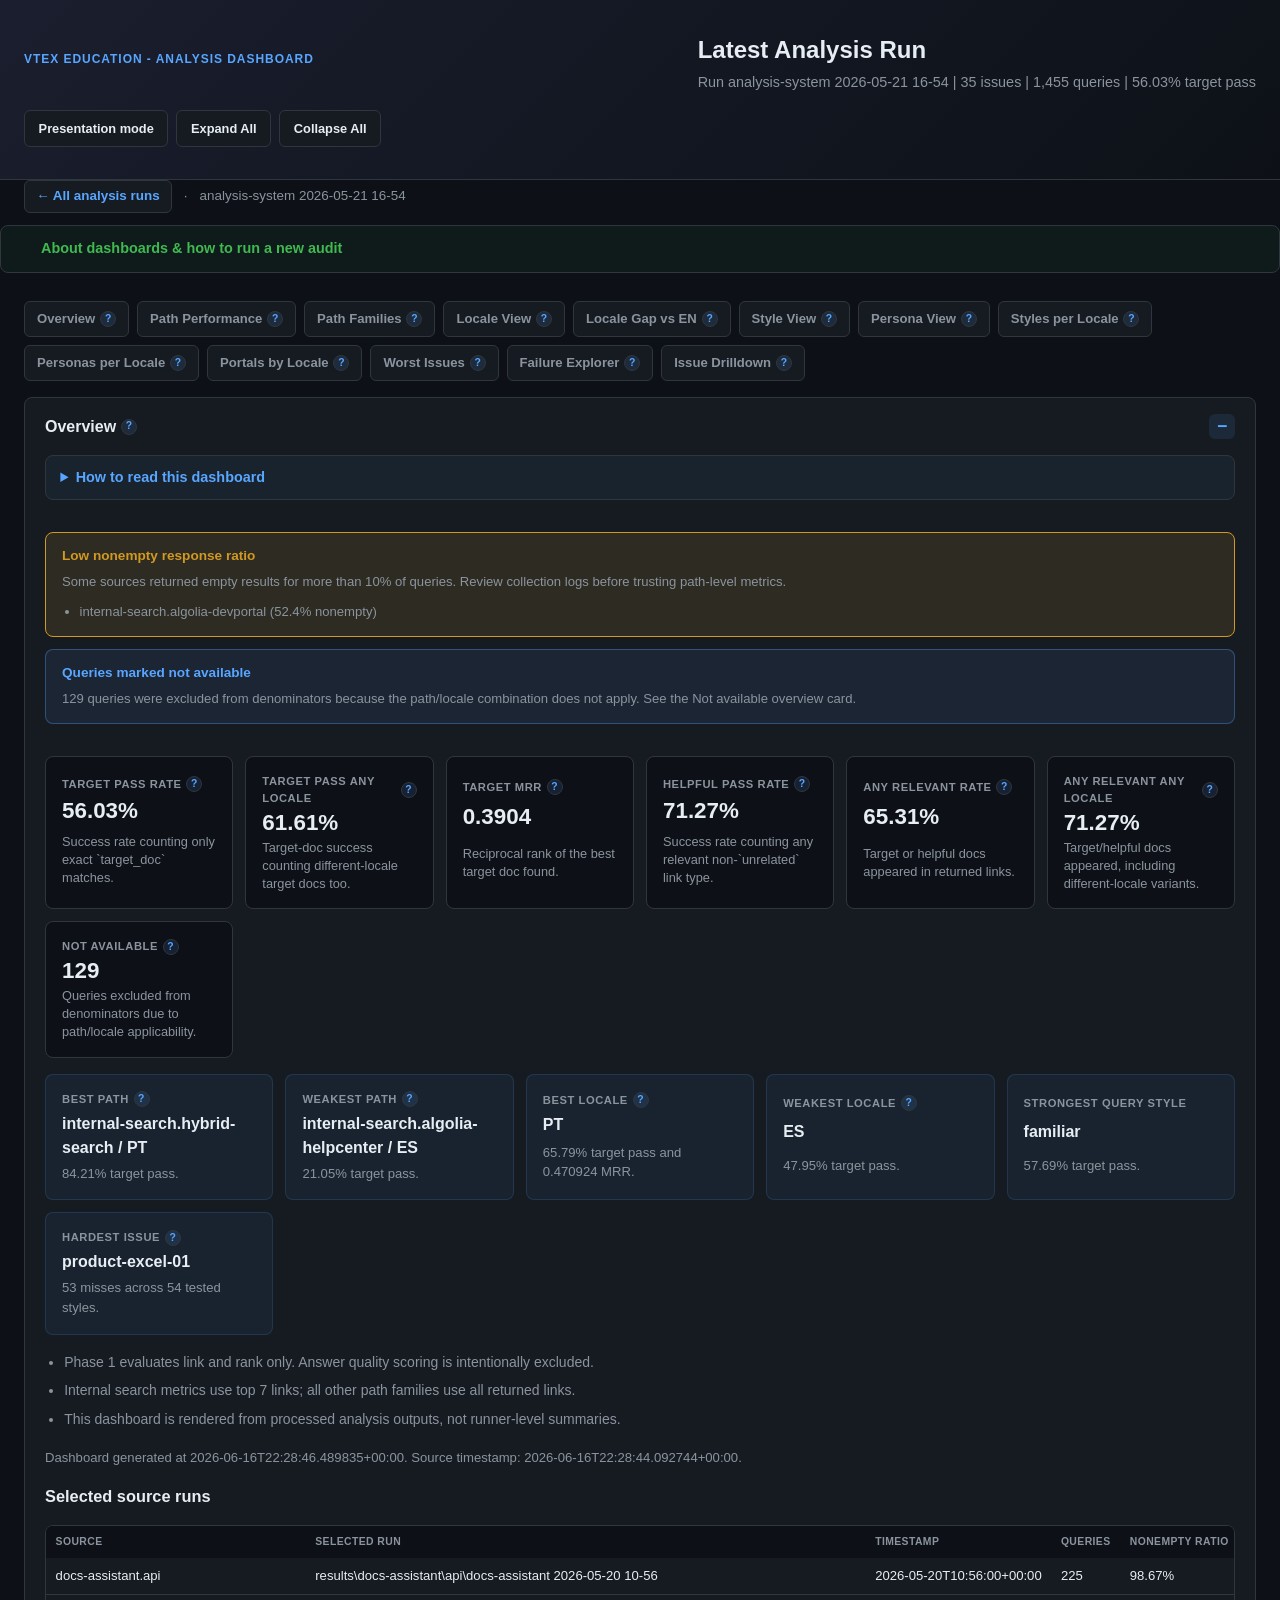
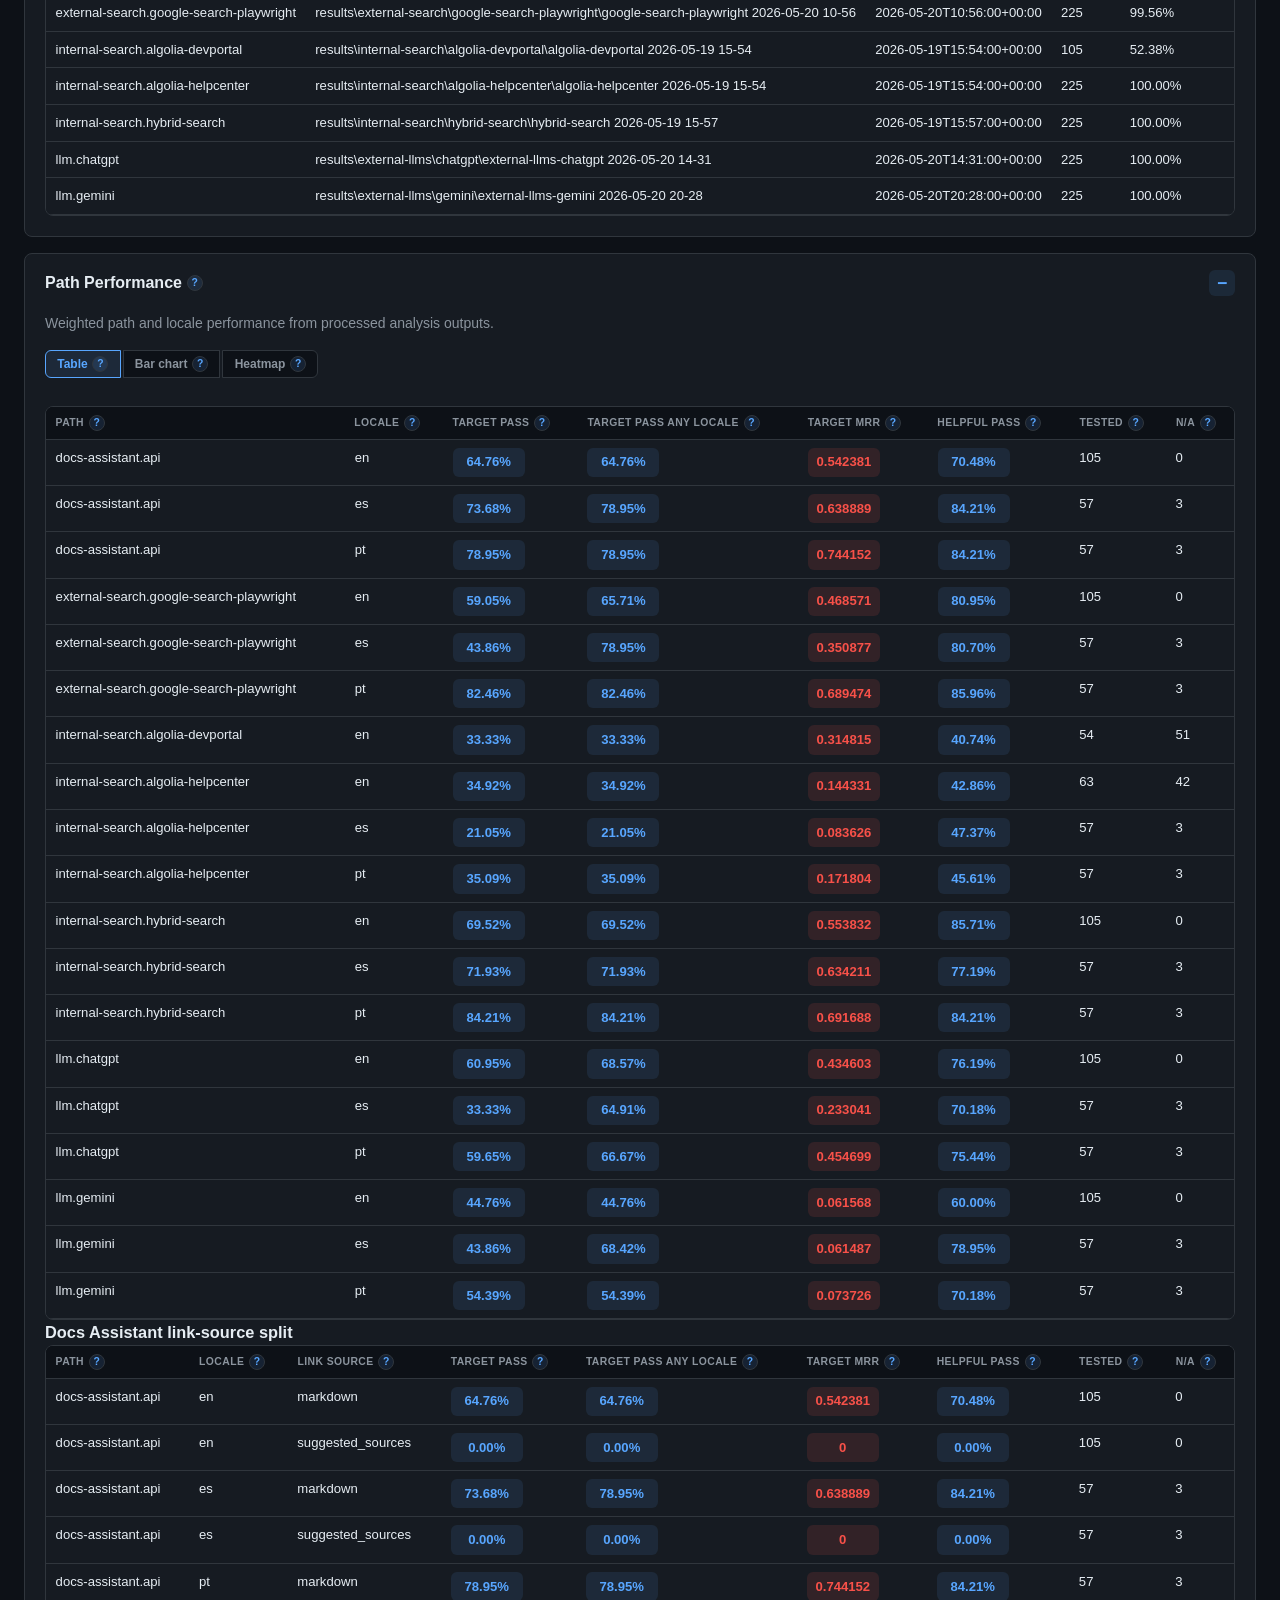
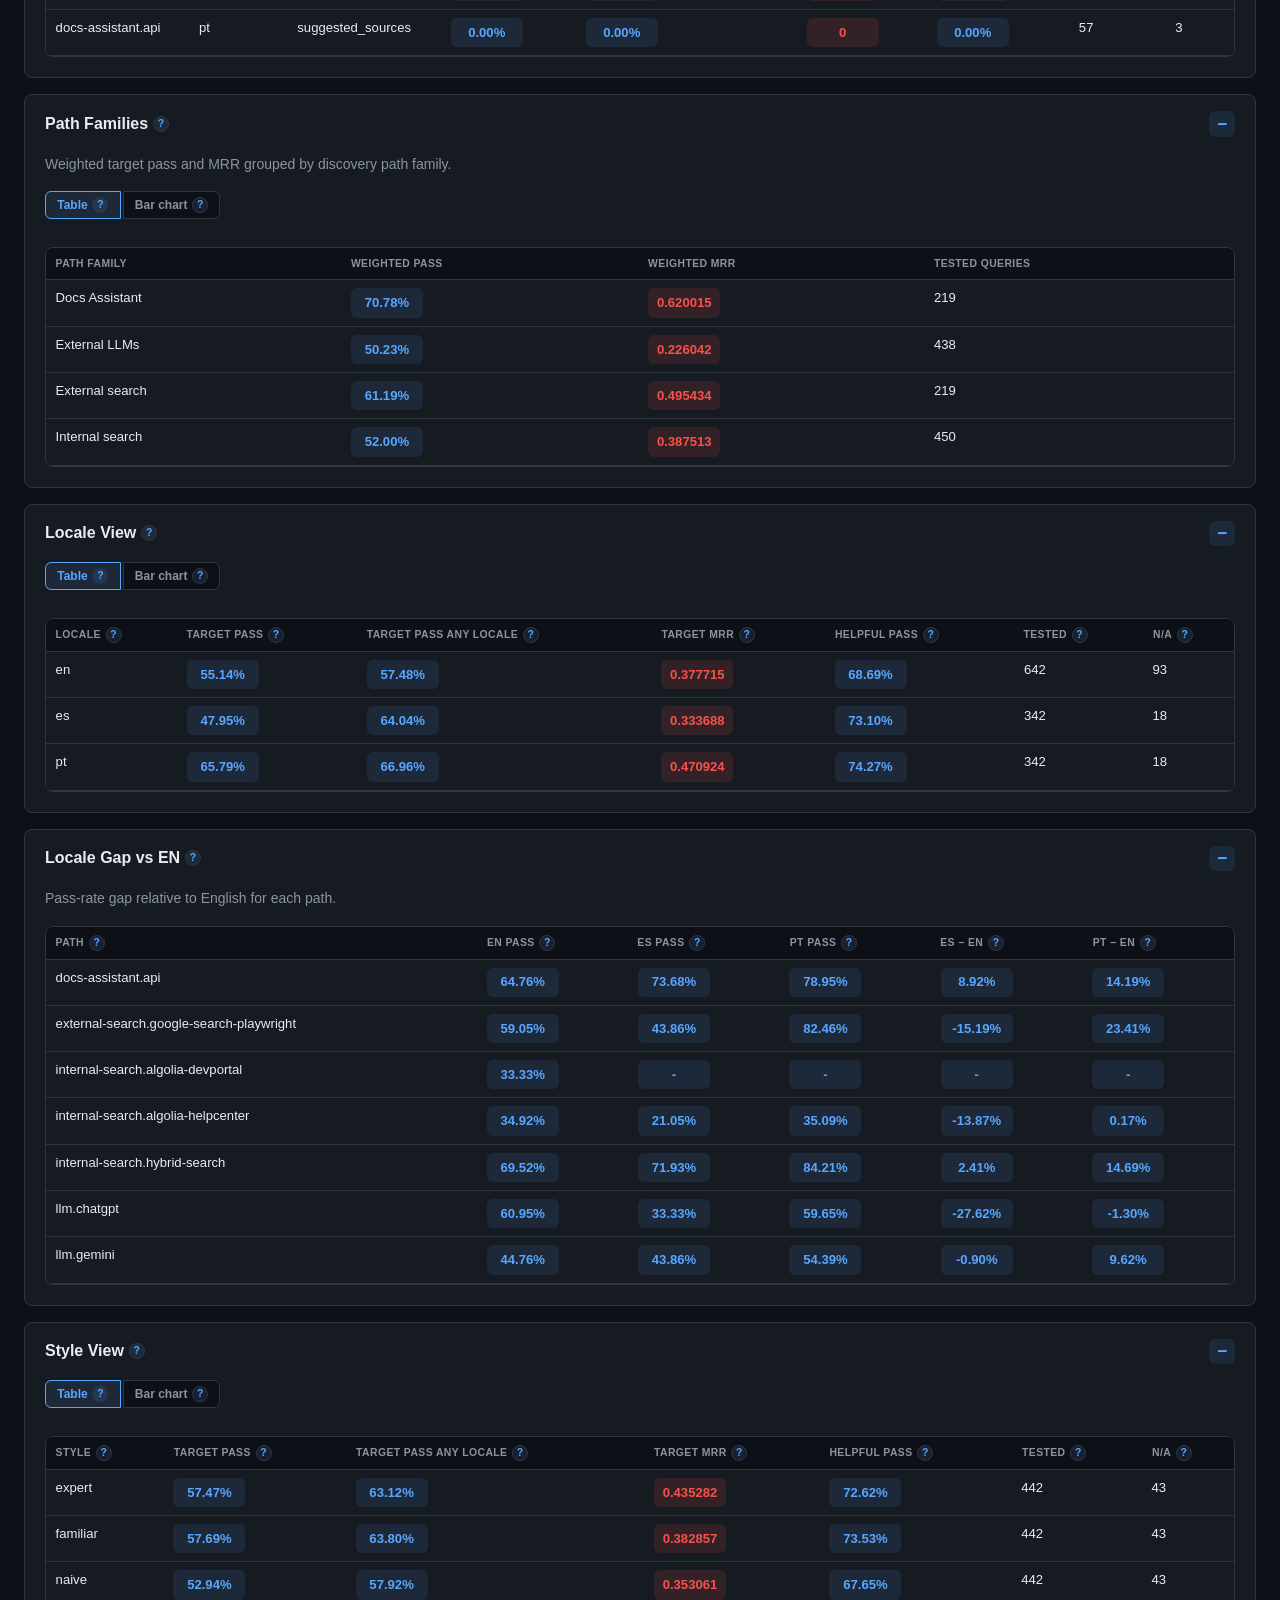
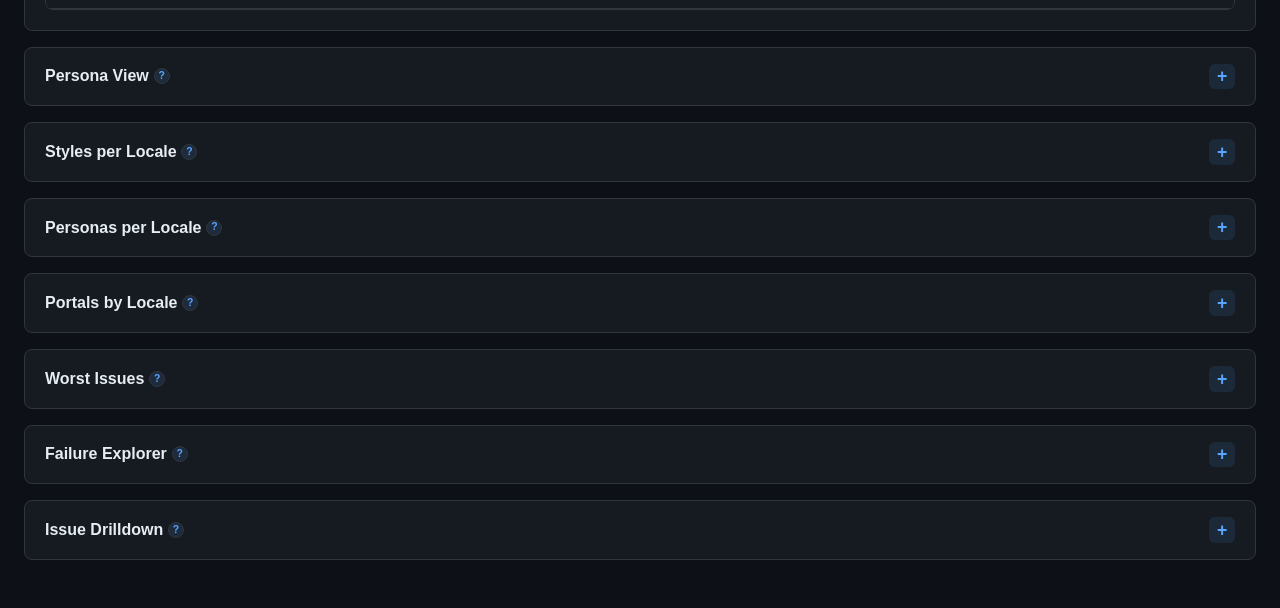
<file: results/analysis-system/analysis-system 2026-05-21 16-54/dashboard/index.html>
<!doctype html>
<html lang="en">
  <head>
    <meta charset="utf-8" />
    <meta name="viewport" content="width=device-width, initial-scale=1" />
    <title>Analysis Dashboard - analysis-system 2026-05-21 16-54</title>
    <link rel="stylesheet" href="assets/dashboard.css" />
    <link rel="stylesheet" href="assets/analysis_dashboard.css" />
    <script src="assets/chart.umd.min.js"></script>
    <script defer src="assets/dashboard-data.js"></script>
    <script defer src="assets/dashboard_shared.js"></script>
    <script defer src="assets/dashboard.js"></script>
  </head>
  <body data-dashboard-mode="analysis">
    <header class="hero">
      <div class="hero__inner">
        <p class="hero__eyebrow">VTEX Education - Analysis Dashboard</p>
        <div class="hero__headings">
          <h1>Latest Analysis Run</h1>
          <p class="hero__subtitle">Run analysis-system 2026-05-21 16-54 | 35 issues | 1,455 queries | 56.03% target pass</p>
        </div>
        <div class="hero__actions">
          <button class="ghost-button" type="button" data-presentation-mode aria-pressed="false">Presentation mode</button>
          <button class="ghost-button" type="button" data-expand-all>Expand All</button>
          <button class="ghost-button" type="button" data-collapse-all>Collapse All</button>
        </div>
      </div>
    </header>

    <nav class="dashboard-nav" aria-label="Dashboard navigation"><div class="dashboard-nav__inner"><a class="dashboard-nav__back" href="../../index.html">← All analysis runs</a><span class="dashboard-nav__sep" aria-hidden="true">·</span><span class="dashboard-nav__current" aria-current="page">analysis-system 2026-05-21 16-54</span></div></nav>
    <details class="dashboard-help"><summary>About dashboards &amp; how to run a new audit</summary><div class="dashboard-help__body"><p class="dashboard-help__intro"><strong>Latest Analysis Run</strong> — A single audit snapshot: how search performed at one point in time (paths, locales, styles, issues).</p><section class="dashboard-help__section"><h3>Dashboard types</h3><div class="table-wrap dashboard-help__table-wrap"><table class="data-table data-table--compact dashboard-help__table"><thead><tr><th>Type</th><th>Answers</th><th>Needs</th><th>Output</th></tr></thead><tbody><tr><td><strong>Latest Analysis Run</strong></td><td>How good is search right now?</td><td>One processed analysis run.</td><td><code>results/analysis-system/&lt;run&gt;/dashboard/</code></td></tr><tr><td><strong>Analysis Comparison</strong></td><td>What changed between two runs?</td><td>analysis_system.py compare (baseline + candidate).</td><td><code>results/analysis-system-comparisons/&lt;comparison&gt;/dashboard/</code></td></tr><tr><td><strong>Timeline</strong></td><td>How do metrics evolve over many runs?</td><td>Pick 2+ analysis runs; no compare step.</td><td><code>results/analysis-system/timeline-dashboard/timeline_*.html</code></td></tr><tr><td><strong>Multi-comparison</strong></td><td>Many steps vs one baseline?</td><td>compare-chain or compare-all.</td><td><code>results/analysis-system-comparisons/&lt;run&gt;/dashboard/</code></td></tr></tbody></table></div><p class="dashboard-help__note"><strong>Comparison vs timeline:</strong> comparison is for one change (two runs, deltas). Timeline is for many checkpoints over time (line charts, first→last movers). Phase 1 metrics are target-doc pass rate and MRR on links — not AI answer quality.</p></section><section class="dashboard-help__section"><h3>How to add a new search audit to the dashboard</h3><ol class="dashboard-help__steps"><li><strong>Collect search results</strong> — Run Phase 1 path runners (internal search, Docs Assistant, external search, LLMs) so raw results exist under <code>results/</code>. The full pipeline can do this for you.<pre class="dashboard-help__cmd"><code>py tools/test-suite/run_all_runners.py</code></pre></li><li><strong>Process the audit (analysis run)</strong> — Joins issue ground truth with collected links and writes aggregates under <code>results/analysis-system/</code>. Use <code>--render-dashboard</code> to build the HTML in the same step.<pre class="dashboard-help__cmd"><code>py tools/test-suite/analysis_system.py run --render-dashboard</code></pre></li><li><strong>Refresh the runs index</strong> — Updates the table on this hub page and cross-links to comparisons.<pre class="dashboard-help__cmd"><code>py tools/test-suite/render_analysis_dashboard.py --build-index</code></pre></li><li><strong>Compare before vs after (optional)</strong> — After a second analysis run, measure deltas between baseline and candidate.<pre class="dashboard-help__cmd"><code>py tools/test-suite/analysis_system.py compare --baseline &quot;...&quot; --candidate &quot;...&quot; --render-dashboard</code></pre></li><li><strong>Timeline across runs (optional)</strong> — Visualize trends when you have several analysis runs (oldest→newest).<pre class="dashboard-help__cmd"><code>py tools/test-suite/render_analysis_dashboard.py --timeline-runs &quot;run-a&quot; &quot;run-b&quot; &quot;run-c&quot;</code></pre></li></ol><p class="dashboard-help__note">Docs: <code>docs/test-suite/analysis-system.md</code> and <code>docs/test-suite/analysis-dashboard.md</code>. Re-render existing HTML after code changes: <code>--rebuild-all-analysis-dashboards</code> or <code>--rebuild-all-comparison-dashboards</code>.</p></section></div></details>
    

    <nav class="section-nav">
      <a class="section-nav__link" href="#overview"><span class="label-with-help">Overview<span class="help-tip" tabindex="0" data-help-tip><span class="help-tip__icon" aria-hidden="true">?</span><span class="help-tip__popup" role="tooltip">Summary cards, callouts, data-quality warnings, and how to read this dashboard.</span></span></span></a><a class="section-nav__link" href="#paths"><span class="label-with-help">Path Performance<span class="help-tip" tabindex="0" data-help-tip><span class="help-tip__icon" aria-hidden="true">?</span><span class="help-tip__popup" role="tooltip">Target pass and MRR broken down by discovery path and locale (e.g. hybrid-search / ES).</span></span></span></a><a class="section-nav__link" href="#path-families"><span class="label-with-help">Path Families<span class="help-tip" tabindex="0" data-help-tip><span class="help-tip__icon" aria-hidden="true">?</span><span class="help-tip__popup" role="tooltip">Metrics rolled up to Internal search, Docs Assistant, External search, and External LLMs.</span></span></span></a><a class="section-nav__link" href="#locales"><span class="label-with-help">Locale View<span class="help-tip" tabindex="0" data-help-tip><span class="help-tip__icon" aria-hidden="true">?</span><span class="help-tip__popup" role="tooltip">Aggregated performance per locale (EN, ES, PT) across paths.</span></span></span></a><a class="section-nav__link" href="#locale-gaps"><span class="label-with-help">Locale Gap vs EN<span class="help-tip" tabindex="0" data-help-tip><span class="help-tip__icon" aria-hidden="true">?</span><span class="help-tip__popup" role="tooltip">How much ES or PT pass rate differs from EN on each path — highlights locale underperformance.</span></span></span></a><a class="section-nav__link" href="#styles"><span class="label-with-help">Style View<span class="help-tip" tabindex="0" data-help-tip><span class="help-tip__icon" aria-hidden="true">?</span><span class="help-tip__popup" role="tooltip">Performance by query style (naive, familiar, expert).</span></span></span></a><a class="section-nav__link" href="#personas"><span class="label-with-help">Persona View<span class="help-tip" tabindex="0" data-help-tip><span class="help-tip__icon" aria-hidden="true">?</span><span class="help-tip__popup" role="tooltip">Performance by learner persona from the issue catalog.</span></span></span></a><a class="section-nav__link" href="#styles-locale"><span class="label-with-help">Styles per Locale<span class="help-tip" tabindex="0" data-help-tip><span class="help-tip__icon" aria-hidden="true">?</span><span class="help-tip__popup" role="tooltip">Pass rate for each query style within each locale.</span></span></span></a><a class="section-nav__link" href="#personas-locale"><span class="label-with-help">Personas per Locale<span class="help-tip" tabindex="0" data-help-tip><span class="help-tip__icon" aria-hidden="true">?</span><span class="help-tip__popup" role="tooltip">Pass rate for each persona within each locale.</span></span></span></a><a class="section-nav__link" href="#portals"><span class="label-with-help">Portals by Locale<span class="help-tip" tabindex="0" data-help-tip><span class="help-tip__icon" aria-hidden="true">?</span><span class="help-tip__popup" role="tooltip">Pass rate by documentation portal and locale.</span></span></span></a><a class="section-nav__link" href="#issues"><span class="label-with-help">Worst Issues<span class="help-tip" tabindex="0" data-help-tip><span class="help-tip__icon" aria-hidden="true">?</span><span class="help-tip__popup" role="tooltip">Issues with the lowest hit rates in this analysis run.</span></span></span></a><a class="section-nav__link" href="#failures"><span class="label-with-help">Failure Explorer<span class="help-tip" tabindex="0" data-help-tip><span class="help-tip__icon" aria-hidden="true">?</span><span class="help-tip__popup" role="tooltip">Filterable list of queries that did not pass, with path, locale, and style.</span></span></span></a><a class="section-nav__link" href="#issue-detail"><span class="label-with-help">Issue Drilldown<span class="help-tip" tabindex="0" data-help-tip><span class="help-tip__icon" aria-hidden="true">?</span><span class="help-tip__popup" role="tooltip">Drill into one issue’s per-path and per-style breakdown.</span></span></span></a>
    </nav>

    <main class="page-shell">
      <details class="panel" id="overview" open><summary><span class="label-with-help">Overview<span class="help-tip" tabindex="0" data-help-tip><span class="help-tip__icon" aria-hidden="true">?</span><span class="help-tip__popup" role="tooltip">Summary cards, callouts, data-quality warnings, and how to read this dashboard.</span></span></span></summary><div class="panel__body"><details class="metrics-guide"><summary>How to read this dashboard</summary><ul class="metrics-guide__list"><li><strong>Target pass rate</strong> — Share of tested queries where the expected target document appeared in the ranked links. Primary success metric for Phase 1 (exact target-doc match).</li><li><strong>Target MRR</strong> — Mean reciprocal rank of the best target doc in the result list. Higher is better (1.0 = always rank 1).</li><li><strong>Helpful pass rate</strong> — Share of tested queries with at least one helpful (relevant, non-unrelated) link in the results.</li><li><strong>Not available</strong> — Queries excluded from pass-rate denominators because the path/locale combination does not apply (e.g. path not run for that locale).</li><li><strong>Locale gap vs EN</strong> — How much ES or PT pass rate differs from EN on each path — highlights locale underperformance.</li><li><strong>Path families</strong> — Discovery paths grouped into Internal search, Docs Assistant, External search, and External LLMs.</li><li><strong>MRR vs pass rate charts</strong> — Chart Y-axis uses target MRR (0–1 scale).</li></ul><p class="metrics-guide__note">Tip: hover or tap the <span class="help-tip__icon" aria-hidden="true">?</span> next to labels for definitions.</p></details><div class='warning-banners'><div class='warning-banner warning-banner--warn'><p class='warning-banner__title'>Low nonempty response ratio</p><p class='warning-banner__message'>Some sources returned empty results for more than 10% of queries. Review collection logs before trusting path-level metrics.</p><ul class='warning-banner__list'><li>internal-search.algolia-devportal (52.4% nonempty)</li></ul></div><div class='warning-banner warning-banner--info'><p class='warning-banner__title'>Queries marked not available</p><p class='warning-banner__message'>129 queries were excluded from denominators because the path/locale combination does not apply. See the Not available overview card.</p></div></div><div class="card-grid">
            <article class="metric-card">
              <p class="metric-card__label"><span class="label-with-help">Target pass rate<span class="help-tip" tabindex="0" data-help-tip><span class="help-tip__icon" aria-hidden="true">?</span><span class="help-tip__popup" role="tooltip">Share of tested queries where the expected target document appeared in the ranked links. Primary success metric for Phase 1 (exact target-doc match).</span></span></span></p>
              <p class="metric-card__value">56.03%</p>
              <p class="metric-card__note">Success rate counting only exact `target_doc` matches.</p>
            </article>
            
            <article class="metric-card">
              <p class="metric-card__label"><span class="label-with-help">Target pass any locale<span class="help-tip" tabindex="0" data-help-tip><span class="help-tip__icon" aria-hidden="true">?</span><span class="help-tip__popup" role="tooltip">Target pass rate counting equivalent target docs in other locales (e.g. ES doc counts for an EN query).</span></span></span></p>
              <p class="metric-card__value">61.61%</p>
              <p class="metric-card__note">Target-doc success counting different-locale target docs too.</p>
            </article>
            
            <article class="metric-card">
              <p class="metric-card__label"><span class="label-with-help">Target MRR<span class="help-tip" tabindex="0" data-help-tip><span class="help-tip__icon" aria-hidden="true">?</span><span class="help-tip__popup" role="tooltip">Mean reciprocal rank of the best target doc in the result list. Higher is better (1.0 = always rank 1).</span></span></span></p>
              <p class="metric-card__value">0.3904</p>
              <p class="metric-card__note">Reciprocal rank of the best target doc found.</p>
            </article>
            
            <article class="metric-card">
              <p class="metric-card__label"><span class="label-with-help">Helpful pass rate<span class="help-tip" tabindex="0" data-help-tip><span class="help-tip__icon" aria-hidden="true">?</span><span class="help-tip__popup" role="tooltip">Share of tested queries with at least one helpful (relevant, non-unrelated) link in the results.</span></span></span></p>
              <p class="metric-card__value">71.27%</p>
              <p class="metric-card__note">Success rate counting any relevant non-`unrelated` link type.</p>
            </article>
            
            <article class="metric-card">
              <p class="metric-card__label"><span class="label-with-help">Any relevant rate<span class="help-tip" tabindex="0" data-help-tip><span class="help-tip__icon" aria-hidden="true">?</span><span class="help-tip__popup" role="tooltip">Share of queries where any target or helpful link appeared in the returned links.</span></span></span></p>
              <p class="metric-card__value">65.31%</p>
              <p class="metric-card__note">Target or helpful docs appeared in returned links.</p>
            </article>
            
            <article class="metric-card">
              <p class="metric-card__label"><span class="label-with-help">Any relevant any locale<span class="help-tip" tabindex="0" data-help-tip><span class="help-tip__icon" aria-hidden="true">?</span><span class="help-tip__popup" role="tooltip">Any-relevant rate including target/helpful docs in locales other than the query locale.</span></span></span></p>
              <p class="metric-card__value">71.27%</p>
              <p class="metric-card__note">Target/helpful docs appeared, including different-locale variants.</p>
            </article>
            
            <article class="metric-card">
              <p class="metric-card__label"><span class="label-with-help">Not available<span class="help-tip" tabindex="0" data-help-tip><span class="help-tip__icon" aria-hidden="true">?</span><span class="help-tip__popup" role="tooltip">Queries excluded from pass-rate denominators because the path/locale combination does not apply (e.g. path not run for that locale).</span></span></span></p>
              <p class="metric-card__value">129</p>
              <p class="metric-card__note">Queries excluded from denominators due to path/locale applicability.</p>
            </article>
            </div><div class="callout-grid">
            <article class="callout-card">
              <p class="callout-card__label"><span class="label-with-help">Best path<span class="help-tip" tabindex="0" data-help-tip><span class="help-tip__icon" aria-hidden="true">?</span><span class="help-tip__popup" role="tooltip">Target pass and MRR broken down by discovery path and locale (e.g. hybrid-search / ES).</span></span></span></p>
              <p class="callout-card__value">internal-search.hybrid-search / PT</p>
              <p class="callout-card__note">84.21% target pass.</p>
            </article>
            
            <article class="callout-card">
              <p class="callout-card__label"><span class="label-with-help">Weakest path<span class="help-tip" tabindex="0" data-help-tip><span class="help-tip__icon" aria-hidden="true">?</span><span class="help-tip__popup" role="tooltip">Target pass and MRR broken down by discovery path and locale (e.g. hybrid-search / ES).</span></span></span></p>
              <p class="callout-card__value">internal-search.algolia-helpcenter / ES</p>
              <p class="callout-card__note">21.05% target pass.</p>
            </article>
            
            <article class="callout-card">
              <p class="callout-card__label"><span class="label-with-help">Best locale<span class="help-tip" tabindex="0" data-help-tip><span class="help-tip__icon" aria-hidden="true">?</span><span class="help-tip__popup" role="tooltip">Aggregated performance per locale (EN, ES, PT) across paths.</span></span></span></p>
              <p class="callout-card__value">PT</p>
              <p class="callout-card__note">65.79% target pass and 0.470924 MRR.</p>
            </article>
            
            <article class="callout-card">
              <p class="callout-card__label"><span class="label-with-help">Weakest locale<span class="help-tip" tabindex="0" data-help-tip><span class="help-tip__icon" aria-hidden="true">?</span><span class="help-tip__popup" role="tooltip">Aggregated performance per locale (EN, ES, PT) across paths.</span></span></span></p>
              <p class="callout-card__value">ES</p>
              <p class="callout-card__note">47.95% target pass.</p>
            </article>
            
            <article class="callout-card">
              <p class="callout-card__label"><span class="label-with-help">Strongest query style</span></p>
              <p class="callout-card__value">familiar</p>
              <p class="callout-card__note">57.69% target pass.</p>
            </article>
            
            <article class="callout-card">
              <p class="callout-card__label"><span class="label-with-help">Hardest issue<span class="help-tip" tabindex="0" data-help-tip><span class="help-tip__icon" aria-hidden="true">?</span><span class="help-tip__popup" role="tooltip">Issues with the lowest hit rates in this analysis run.</span></span></span></p>
              <p class="callout-card__value">product-excel-01</p>
              <p class="callout-card__note">53 misses across 54 tested styles.</p>
            </article>
            </div><ul class="bullet-list"><li>Phase 1 evaluates link and rank only. Answer quality scoring is intentionally excluded.</li><li>Internal search metrics use top 7 links; all other path families use all returned links.</li><li>This dashboard is rendered from processed analysis outputs, not runner-level summaries.</li></ul>
        <p class="footer-note">
          Dashboard generated at 2026-06-16T22:28:46.489835+00:00.
          Source timestamp: 2026-06-16T22:28:44.092744+00:00.
        </p>
        <h3>Selected source runs</h3><div class="table-wrap"><table class="data-table data-table--compact"><thead><tr><th>Source</th><th>Selected run</th><th>Timestamp</th><th>Queries</th><th>Nonempty ratio</th><th>Full</th><th>Healthy</th></tr></thead><tbody><tr><td>docs-assistant.api</td><td>results\docs-assistant\api\docs-assistant 2026-05-20 10-56</td><td>2026-05-20T10:56:00+00:00</td><td>225</td><td>98.67%</td><td>Yes</td><td>Yes</td></tr><tr><td>external-search.google-search-playwright</td><td>results\external-search\google-search-playwright\google-search-playwright 2026-05-20 10-56</td><td>2026-05-20T10:56:00+00:00</td><td>225</td><td>99.56%</td><td>Yes</td><td>Yes</td></tr><tr><td>internal-search.algolia-devportal</td><td>results\internal-search\algolia-devportal\algolia-devportal 2026-05-19 15-54</td><td>2026-05-19T15:54:00+00:00</td><td>105</td><td>52.38%</td><td>Yes</td><td>Yes</td></tr><tr><td>internal-search.algolia-helpcenter</td><td>results\internal-search\algolia-helpcenter\algolia-helpcenter 2026-05-19 15-54</td><td>2026-05-19T15:54:00+00:00</td><td>225</td><td>100.00%</td><td>Yes</td><td>Yes</td></tr><tr><td>internal-search.hybrid-search</td><td>results\internal-search\hybrid-search\hybrid-search 2026-05-19 15-57</td><td>2026-05-19T15:57:00+00:00</td><td>225</td><td>100.00%</td><td>Yes</td><td>Yes</td></tr><tr><td>llm.chatgpt</td><td>results\external-llms\chatgpt\external-llms-chatgpt 2026-05-20 14-31</td><td>2026-05-20T14:31:00+00:00</td><td>225</td><td>100.00%</td><td>Yes</td><td>Yes</td></tr><tr><td>llm.gemini</td><td>results\external-llms\gemini\external-llms-gemini 2026-05-20 20-28</td><td>2026-05-20T20:28:00+00:00</td><td>225</td><td>100.00%</td><td>Yes</td><td>Yes</td></tr></tbody></table></div></div></details><details class="panel" id="paths" open><summary><span class="label-with-help">Path Performance<span class="help-tip" tabindex="0" data-help-tip><span class="help-tip__icon" aria-hidden="true">?</span><span class="help-tip__popup" role="tooltip">Target pass and MRR broken down by discovery path and locale (e.g. hybrid-search / ES).</span></span></span></summary><div class="panel__body"><p class='lede'>Weighted path and locale performance from processed analysis outputs.</p><div class="view-toggle" data-chart-section="paths"><button class="view-toggle__btn active" type="button" data-view="table">Table<span class="help-tip" tabindex="0" data-help-tip><span class="help-tip__icon" aria-hidden="true">?</span><span class="help-tip__popup" role="tooltip">Sortable table of numeric metrics for this dimension.</span></span></button><button class="view-toggle__btn" type="button" data-view="chart">Bar chart<span class="help-tip" tabindex="0" data-help-tip><span class="help-tip__icon" aria-hidden="true">?</span><span class="help-tip__popup" role="tooltip">Bar chart of the same metrics for quick visual comparison.</span></span></button><button class="view-toggle__btn" type="button" data-view="heatmap">Heatmap<span class="help-tip" tabindex="0" data-help-tip><span class="help-tip__icon" aria-hidden="true">?</span><span class="help-tip__popup" role="tooltip">Color grid of pass rates (or deltas) by path row and locale column. Greener = higher / improved.</span></span></button></div><div class="metric-toggle" data-metric-toggle="paths"><button class="metric-toggle__btn active" type="button" data-metric="pass">Pass rate<span class="help-tip" tabindex="0" data-help-tip><span class="help-tip__icon" aria-hidden="true">?</span><span class="help-tip__popup" role="tooltip">Chart Y-axis uses target pass rate (0–100%).</span></span></button><button class="metric-toggle__btn" type="button" data-metric="mrr">MRR<span class="help-tip" tabindex="0" data-help-tip><span class="help-tip__icon" aria-hidden="true">?</span><span class="help-tip__popup" role="tooltip">Chart Y-axis uses target MRR (0–1 scale).</span></span></button></div><div class="table-view" data-role="table-view"><div class="table-wrap"><table class="data-table js-sortable"><thead><tr><th><span class="th-label"><button class="sort-button" type="button">Path</button><span class="help-tip" tabindex="0" data-help-tip><span class="help-tip__icon" aria-hidden="true">?</span><span class="help-tip__popup" role="tooltip">Target pass and MRR broken down by discovery path and locale (e.g. hybrid-search / ES).</span></span></span></th><th><span class="th-label"><button class="sort-button" type="button">Locale</button><span class="help-tip" tabindex="0" data-help-tip><span class="help-tip__icon" aria-hidden="true">?</span><span class="help-tip__popup" role="tooltip">Aggregated performance per locale (EN, ES, PT) across paths.</span></span></span></th><th><span class="th-label"><button class="sort-button" type="button">Target pass</button><span class="help-tip" tabindex="0" data-help-tip><span class="help-tip__icon" aria-hidden="true">?</span><span class="help-tip__popup" role="tooltip">Percentage of tested queries that met the success condition for this slice.</span></span></span></th><th><span class="th-label"><button class="sort-button" type="button">Target pass any locale</button><span class="help-tip" tabindex="0" data-help-tip><span class="help-tip__icon" aria-hidden="true">?</span><span class="help-tip__popup" role="tooltip">Target pass rate counting equivalent target docs in other locales (e.g. ES doc counts for an EN query).</span></span></span></th><th><span class="th-label"><button class="sort-button" type="button">Target MRR</button><span class="help-tip" tabindex="0" data-help-tip><span class="help-tip__icon" aria-hidden="true">?</span><span class="help-tip__popup" role="tooltip">Mean reciprocal rank of the best target doc in the result list. Higher is better (1.0 = always rank 1).</span></span></span></th><th><span class="th-label"><button class="sort-button" type="button">Helpful pass</button><span class="help-tip" tabindex="0" data-help-tip><span class="help-tip__icon" aria-hidden="true">?</span><span class="help-tip__popup" role="tooltip">Share of tested queries with at least one helpful (relevant, non-unrelated) link in the results.</span></span></span></th><th><span class="th-label"><button class="sort-button" type="button">Tested</button><span class="help-tip" tabindex="0" data-help-tip><span class="help-tip__icon" aria-hidden="true">?</span><span class="help-tip__popup" role="tooltip">Number of query×style combinations actually evaluated for this row.</span></span></span></th><th><span class="th-label"><button class="sort-button" type="button">N/A</button><span class="help-tip" tabindex="0" data-help-tip><span class="help-tip__icon" aria-hidden="true">?</span><span class="help-tip__popup" role="tooltip">Queries not applicable for this path/locale (excluded from pass-rate calculation).</span></span></span></th></tr></thead><tbody><tr><td data-sort="docs-assistant.api">docs-assistant.api</td><td data-sort="en">en</td><td data-sort="0.647619"><span class="metric-chip">64.76%</span></td><td data-sort="0.647619"><span class="metric-chip">64.76%</span></td><td data-sort="0.542381"><span class="metric-chip metric-chip--warm">0.542381</span></td><td data-sort="0.704762"><span class="metric-chip">70.48%</span></td><td data-sort="105">105</td><td data-sort="0">0</td></tr><tr><td data-sort="docs-assistant.api">docs-assistant.api</td><td data-sort="es">es</td><td data-sort="0.736842"><span class="metric-chip">73.68%</span></td><td data-sort="0.789474"><span class="metric-chip">78.95%</span></td><td data-sort="0.638889"><span class="metric-chip metric-chip--warm">0.638889</span></td><td data-sort="0.842105"><span class="metric-chip">84.21%</span></td><td data-sort="57">57</td><td data-sort="3">3</td></tr><tr><td data-sort="docs-assistant.api">docs-assistant.api</td><td data-sort="pt">pt</td><td data-sort="0.789474"><span class="metric-chip">78.95%</span></td><td data-sort="0.789474"><span class="metric-chip">78.95%</span></td><td data-sort="0.744152"><span class="metric-chip metric-chip--warm">0.744152</span></td><td data-sort="0.842105"><span class="metric-chip">84.21%</span></td><td data-sort="57">57</td><td data-sort="3">3</td></tr><tr><td data-sort="external-search.google-search-playwright">external-search.google-search-playwright</td><td data-sort="en">en</td><td data-sort="0.590476"><span class="metric-chip">59.05%</span></td><td data-sort="0.657143"><span class="metric-chip">65.71%</span></td><td data-sort="0.468571"><span class="metric-chip metric-chip--warm">0.468571</span></td><td data-sort="0.809524"><span class="metric-chip">80.95%</span></td><td data-sort="105">105</td><td data-sort="0">0</td></tr><tr><td data-sort="external-search.google-search-playwright">external-search.google-search-playwright</td><td data-sort="es">es</td><td data-sort="0.438596"><span class="metric-chip">43.86%</span></td><td data-sort="0.789474"><span class="metric-chip">78.95%</span></td><td data-sort="0.350877"><span class="metric-chip metric-chip--warm">0.350877</span></td><td data-sort="0.807018"><span class="metric-chip">80.70%</span></td><td data-sort="57">57</td><td data-sort="3">3</td></tr><tr><td data-sort="external-search.google-search-playwright">external-search.google-search-playwright</td><td data-sort="pt">pt</td><td data-sort="0.824561"><span class="metric-chip">82.46%</span></td><td data-sort="0.824561"><span class="metric-chip">82.46%</span></td><td data-sort="0.689474"><span class="metric-chip metric-chip--warm">0.689474</span></td><td data-sort="0.859649"><span class="metric-chip">85.96%</span></td><td data-sort="57">57</td><td data-sort="3">3</td></tr><tr><td data-sort="internal-search.algolia-devportal">internal-search.algolia-devportal</td><td data-sort="en">en</td><td data-sort="0.333333"><span class="metric-chip">33.33%</span></td><td data-sort="0.333333"><span class="metric-chip">33.33%</span></td><td data-sort="0.314815"><span class="metric-chip metric-chip--warm">0.314815</span></td><td data-sort="0.407407"><span class="metric-chip">40.74%</span></td><td data-sort="54">54</td><td data-sort="51">51</td></tr><tr><td data-sort="internal-search.algolia-helpcenter">internal-search.algolia-helpcenter</td><td data-sort="en">en</td><td data-sort="0.349206"><span class="metric-chip">34.92%</span></td><td data-sort="0.349206"><span class="metric-chip">34.92%</span></td><td data-sort="0.144331"><span class="metric-chip metric-chip--warm">0.144331</span></td><td data-sort="0.428571"><span class="metric-chip">42.86%</span></td><td data-sort="63">63</td><td data-sort="42">42</td></tr><tr><td data-sort="internal-search.algolia-helpcenter">internal-search.algolia-helpcenter</td><td data-sort="es">es</td><td data-sort="0.210526"><span class="metric-chip">21.05%</span></td><td data-sort="0.210526"><span class="metric-chip">21.05%</span></td><td data-sort="0.083626"><span class="metric-chip metric-chip--warm">0.083626</span></td><td data-sort="0.473684"><span class="metric-chip">47.37%</span></td><td data-sort="57">57</td><td data-sort="3">3</td></tr><tr><td data-sort="internal-search.algolia-helpcenter">internal-search.algolia-helpcenter</td><td data-sort="pt">pt</td><td data-sort="0.350877"><span class="metric-chip">35.09%</span></td><td data-sort="0.350877"><span class="metric-chip">35.09%</span></td><td data-sort="0.171804"><span class="metric-chip metric-chip--warm">0.171804</span></td><td data-sort="0.45614"><span class="metric-chip">45.61%</span></td><td data-sort="57">57</td><td data-sort="3">3</td></tr><tr><td data-sort="internal-search.hybrid-search">internal-search.hybrid-search</td><td data-sort="en">en</td><td data-sort="0.695238"><span class="metric-chip">69.52%</span></td><td data-sort="0.695238"><span class="metric-chip">69.52%</span></td><td data-sort="0.553832"><span class="metric-chip metric-chip--warm">0.553832</span></td><td data-sort="0.857143"><span class="metric-chip">85.71%</span></td><td data-sort="105">105</td><td data-sort="0">0</td></tr><tr><td data-sort="internal-search.hybrid-search">internal-search.hybrid-search</td><td data-sort="es">es</td><td data-sort="0.719298"><span class="metric-chip">71.93%</span></td><td data-sort="0.719298"><span class="metric-chip">71.93%</span></td><td data-sort="0.634211"><span class="metric-chip metric-chip--warm">0.634211</span></td><td data-sort="0.77193"><span class="metric-chip">77.19%</span></td><td data-sort="57">57</td><td data-sort="3">3</td></tr><tr><td data-sort="internal-search.hybrid-search">internal-search.hybrid-search</td><td data-sort="pt">pt</td><td data-sort="0.842105"><span class="metric-chip">84.21%</span></td><td data-sort="0.842105"><span class="metric-chip">84.21%</span></td><td data-sort="0.691688"><span class="metric-chip metric-chip--warm">0.691688</span></td><td data-sort="0.842105"><span class="metric-chip">84.21%</span></td><td data-sort="57">57</td><td data-sort="3">3</td></tr><tr><td data-sort="llm.chatgpt">llm.chatgpt</td><td data-sort="en">en</td><td data-sort="0.609524"><span class="metric-chip">60.95%</span></td><td data-sort="0.685714"><span class="metric-chip">68.57%</span></td><td data-sort="0.434603"><span class="metric-chip metric-chip--warm">0.434603</span></td><td data-sort="0.761905"><span class="metric-chip">76.19%</span></td><td data-sort="105">105</td><td data-sort="0">0</td></tr><tr><td data-sort="llm.chatgpt">llm.chatgpt</td><td data-sort="es">es</td><td data-sort="0.333333"><span class="metric-chip">33.33%</span></td><td data-sort="0.649123"><span class="metric-chip">64.91%</span></td><td data-sort="0.233041"><span class="metric-chip metric-chip--warm">0.233041</span></td><td data-sort="0.701754"><span class="metric-chip">70.18%</span></td><td data-sort="57">57</td><td data-sort="3">3</td></tr><tr><td data-sort="llm.chatgpt">llm.chatgpt</td><td data-sort="pt">pt</td><td data-sort="0.596491"><span class="metric-chip">59.65%</span></td><td data-sort="0.666667"><span class="metric-chip">66.67%</span></td><td data-sort="0.454699"><span class="metric-chip metric-chip--warm">0.454699</span></td><td data-sort="0.754386"><span class="metric-chip">75.44%</span></td><td data-sort="57">57</td><td data-sort="3">3</td></tr><tr><td data-sort="llm.gemini">llm.gemini</td><td data-sort="en">en</td><td data-sort="0.447619"><span class="metric-chip">44.76%</span></td><td data-sort="0.447619"><span class="metric-chip">44.76%</span></td><td data-sort="0.061568"><span class="metric-chip metric-chip--warm">0.061568</span></td><td data-sort="0.6"><span class="metric-chip">60.00%</span></td><td data-sort="105">105</td><td data-sort="0">0</td></tr><tr><td data-sort="llm.gemini">llm.gemini</td><td data-sort="es">es</td><td data-sort="0.438596"><span class="metric-chip">43.86%</span></td><td data-sort="0.684211"><span class="metric-chip">68.42%</span></td><td data-sort="0.061487"><span class="metric-chip metric-chip--warm">0.061487</span></td><td data-sort="0.789474"><span class="metric-chip">78.95%</span></td><td data-sort="57">57</td><td data-sort="3">3</td></tr><tr><td data-sort="llm.gemini">llm.gemini</td><td data-sort="pt">pt</td><td data-sort="0.54386"><span class="metric-chip">54.39%</span></td><td data-sort="0.54386"><span class="metric-chip">54.39%</span></td><td data-sort="0.073726"><span class="metric-chip metric-chip--warm">0.073726</span></td><td data-sort="0.701754"><span class="metric-chip">70.18%</span></td><td data-sort="57">57</td><td data-sort="3">3</td></tr></tbody></table></div><h3>Docs Assistant link-source split</h3><div class="table-wrap"><table class="data-table js-sortable"><thead><tr><th><span class="th-label"><button class="sort-button" type="button">Path</button><span class="help-tip" tabindex="0" data-help-tip><span class="help-tip__icon" aria-hidden="true">?</span><span class="help-tip__popup" role="tooltip">Target pass and MRR broken down by discovery path and locale (e.g. hybrid-search / ES).</span></span></span></th><th><span class="th-label"><button class="sort-button" type="button">Locale</button><span class="help-tip" tabindex="0" data-help-tip><span class="help-tip__icon" aria-hidden="true">?</span><span class="help-tip__popup" role="tooltip">Aggregated performance per locale (EN, ES, PT) across paths.</span></span></span></th><th><span class="th-label"><button class="sort-button" type="button">Link source</button><span class="help-tip" tabindex="0" data-help-tip><span class="help-tip__icon" aria-hidden="true">?</span><span class="help-tip__popup" role="tooltip">Target pass and MRR broken down by discovery path and locale (e.g. hybrid-search / ES).</span></span></span></th><th><span class="th-label"><button class="sort-button" type="button">Target pass</button><span class="help-tip" tabindex="0" data-help-tip><span class="help-tip__icon" aria-hidden="true">?</span><span class="help-tip__popup" role="tooltip">Percentage of tested queries that met the success condition for this slice.</span></span></span></th><th><span class="th-label"><button class="sort-button" type="button">Target pass any locale</button><span class="help-tip" tabindex="0" data-help-tip><span class="help-tip__icon" aria-hidden="true">?</span><span class="help-tip__popup" role="tooltip">Target pass rate counting equivalent target docs in other locales (e.g. ES doc counts for an EN query).</span></span></span></th><th><span class="th-label"><button class="sort-button" type="button">Target MRR</button><span class="help-tip" tabindex="0" data-help-tip><span class="help-tip__icon" aria-hidden="true">?</span><span class="help-tip__popup" role="tooltip">Mean reciprocal rank of the best target doc in the result list. Higher is better (1.0 = always rank 1).</span></span></span></th><th><span class="th-label"><button class="sort-button" type="button">Helpful pass</button><span class="help-tip" tabindex="0" data-help-tip><span class="help-tip__icon" aria-hidden="true">?</span><span class="help-tip__popup" role="tooltip">Share of tested queries with at least one helpful (relevant, non-unrelated) link in the results.</span></span></span></th><th><span class="th-label"><button class="sort-button" type="button">Tested</button><span class="help-tip" tabindex="0" data-help-tip><span class="help-tip__icon" aria-hidden="true">?</span><span class="help-tip__popup" role="tooltip">Number of query×style combinations actually evaluated for this row.</span></span></span></th><th><span class="th-label"><button class="sort-button" type="button">N/A</button><span class="help-tip" tabindex="0" data-help-tip><span class="help-tip__icon" aria-hidden="true">?</span><span class="help-tip__popup" role="tooltip">Queries not applicable for this path/locale (excluded from pass-rate calculation).</span></span></span></th></tr></thead><tbody><tr><td data-sort="docs-assistant.api">docs-assistant.api</td><td data-sort="en">en</td><td data-sort="markdown">markdown</td><td data-sort="0.647619"><span class="metric-chip">64.76%</span></td><td data-sort="0.647619"><span class="metric-chip">64.76%</span></td><td data-sort="0.542381"><span class="metric-chip metric-chip--warm">0.542381</span></td><td data-sort="0.704762"><span class="metric-chip">70.48%</span></td><td data-sort="105">105</td><td data-sort="0">0</td></tr><tr><td data-sort="docs-assistant.api">docs-assistant.api</td><td data-sort="en">en</td><td data-sort="suggested_sources">suggested_sources</td><td data-sort="0.0"><span class="metric-chip">0.00%</span></td><td data-sort="0.0"><span class="metric-chip">0.00%</span></td><td data-sort="0.0"><span class="metric-chip metric-chip--warm">0</span></td><td data-sort="0.0"><span class="metric-chip">0.00%</span></td><td data-sort="105">105</td><td data-sort="0">0</td></tr><tr><td data-sort="docs-assistant.api">docs-assistant.api</td><td data-sort="es">es</td><td data-sort="markdown">markdown</td><td data-sort="0.736842"><span class="metric-chip">73.68%</span></td><td data-sort="0.789474"><span class="metric-chip">78.95%</span></td><td data-sort="0.638889"><span class="metric-chip metric-chip--warm">0.638889</span></td><td data-sort="0.842105"><span class="metric-chip">84.21%</span></td><td data-sort="57">57</td><td data-sort="3">3</td></tr><tr><td data-sort="docs-assistant.api">docs-assistant.api</td><td data-sort="es">es</td><td data-sort="suggested_sources">suggested_sources</td><td data-sort="0.0"><span class="metric-chip">0.00%</span></td><td data-sort="0.0"><span class="metric-chip">0.00%</span></td><td data-sort="0.0"><span class="metric-chip metric-chip--warm">0</span></td><td data-sort="0.0"><span class="metric-chip">0.00%</span></td><td data-sort="57">57</td><td data-sort="3">3</td></tr><tr><td data-sort="docs-assistant.api">docs-assistant.api</td><td data-sort="pt">pt</td><td data-sort="markdown">markdown</td><td data-sort="0.789474"><span class="metric-chip">78.95%</span></td><td data-sort="0.789474"><span class="metric-chip">78.95%</span></td><td data-sort="0.744152"><span class="metric-chip metric-chip--warm">0.744152</span></td><td data-sort="0.842105"><span class="metric-chip">84.21%</span></td><td data-sort="57">57</td><td data-sort="3">3</td></tr><tr><td data-sort="docs-assistant.api">docs-assistant.api</td><td data-sort="pt">pt</td><td data-sort="suggested_sources">suggested_sources</td><td data-sort="0.0"><span class="metric-chip">0.00%</span></td><td data-sort="0.0"><span class="metric-chip">0.00%</span></td><td data-sort="0.0"><span class="metric-chip metric-chip--warm">0</span></td><td data-sort="0.0"><span class="metric-chip">0.00%</span></td><td data-sort="57">57</td><td data-sort="3">3</td></tr></tbody></table></div></div><div class="chart-container" data-role="chart-view"><canvas id="chart-paths"></canvas></div><div class="heatmap-view" data-role="heatmap-view"><p class='inline-note'>Target pass rate by path and locale.</p><div class="table-wrap heatmap-wrap"><table class="heatmap-table"><thead><tr><th>Path</th><th>EN</th><th>PT</th><th>ES</th></tr></thead><tbody><tr><th class='heatmap-row-label'>docs-assistant.api</th><td class="heat-p6" title="docs-assistant.api / EN">64.76%</td><td class="heat-p7" title="docs-assistant.api / PT">78.95%</td><td class="heat-p7" title="docs-assistant.api / ES">73.68%</td></tr><tr><th class='heatmap-row-label'>external-search.google-search-playwright</th><td class="heat-p5" title="external-search.google-search-playwright / EN">59.05%</td><td class="heat-p8" title="external-search.google-search-playwright / PT">82.46%</td><td class="heat-p4" title="external-search.google-search-playwright / ES">43.86%</td></tr><tr><th class='heatmap-row-label'>internal-search.algolia-devportal</th><td class="heat-p3" title="internal-search.algolia-devportal / EN">33.33%</td><td class="heat-empty">-</td><td class="heat-empty">-</td></tr><tr><th class='heatmap-row-label'>internal-search.algolia-helpcenter</th><td class="heat-p3" title="internal-search.algolia-helpcenter / EN">34.92%</td><td class="heat-p3" title="internal-search.algolia-helpcenter / PT">35.09%</td><td class="heat-p2" title="internal-search.algolia-helpcenter / ES">21.05%</td></tr><tr><th class='heatmap-row-label'>internal-search.hybrid-search</th><td class="heat-p6" title="internal-search.hybrid-search / EN">69.52%</td><td class="heat-p8" title="internal-search.hybrid-search / PT">84.21%</td><td class="heat-p7" title="internal-search.hybrid-search / ES">71.93%</td></tr><tr><th class='heatmap-row-label'>llm.chatgpt</th><td class="heat-p6" title="llm.chatgpt / EN">60.95%</td><td class="heat-p5" title="llm.chatgpt / PT">59.65%</td><td class="heat-p3" title="llm.chatgpt / ES">33.33%</td></tr><tr><th class='heatmap-row-label'>llm.gemini</th><td class="heat-p4" title="llm.gemini / EN">44.76%</td><td class="heat-p5" title="llm.gemini / PT">54.39%</td><td class="heat-p4" title="llm.gemini / ES">43.86%</td></tr></tbody></table></div></div></div></details><details class="panel" id="path-families" open><summary><span class="label-with-help">Path Families<span class="help-tip" tabindex="0" data-help-tip><span class="help-tip__icon" aria-hidden="true">?</span><span class="help-tip__popup" role="tooltip">Metrics rolled up to Internal search, Docs Assistant, External search, and External LLMs.</span></span></span></summary><div class="panel__body"><p class='lede'>Weighted target pass and MRR grouped by discovery path family.</p><div class="view-toggle" data-chart-section="path-families"><button class="view-toggle__btn active" type="button" data-view="table">Table<span class="help-tip" tabindex="0" data-help-tip><span class="help-tip__icon" aria-hidden="true">?</span><span class="help-tip__popup" role="tooltip">Sortable table of numeric metrics for this dimension.</span></span></button><button class="view-toggle__btn" type="button" data-view="chart">Bar chart<span class="help-tip" tabindex="0" data-help-tip><span class="help-tip__icon" aria-hidden="true">?</span><span class="help-tip__popup" role="tooltip">Bar chart of the same metrics for quick visual comparison.</span></span></button></div><div class="table-view" data-role="table-view"><div class="table-wrap"><table class="data-table js-sortable data-table--compact"><thead><tr><th><span class="th-label"><button class="sort-button" type="button">Path family</button></span></th><th><span class="th-label"><button class="sort-button" type="button">Weighted pass</button></span></th><th><span class="th-label"><button class="sort-button" type="button">Weighted MRR</button></span></th><th><span class="th-label"><button class="sort-button" type="button">Tested queries</button></span></th></tr></thead><tbody><tr><td data-sort="Docs Assistant">Docs Assistant</td><td data-sort="0.707763"><span class="metric-chip">70.78%</span></td><td data-sort="0.620015"><span class="metric-chip metric-chip--warm">0.620015</span></td><td data-sort="219">219</td></tr><tr><td data-sort="External LLMs">External LLMs</td><td data-sort="0.502283"><span class="metric-chip">50.23%</span></td><td data-sort="0.226042"><span class="metric-chip metric-chip--warm">0.226042</span></td><td data-sort="438">438</td></tr><tr><td data-sort="External search">External search</td><td data-sort="0.611872"><span class="metric-chip">61.19%</span></td><td data-sort="0.495434"><span class="metric-chip metric-chip--warm">0.495434</span></td><td data-sort="219">219</td></tr><tr><td data-sort="Internal search">Internal search</td><td data-sort="0.52"><span class="metric-chip">52.00%</span></td><td data-sort="0.387513"><span class="metric-chip metric-chip--warm">0.387513</span></td><td data-sort="450">450</td></tr></tbody></table></div></div><div class="chart-container" data-role="chart-view"><canvas id="chart-path-families"></canvas></div></div></details><details class="panel" id="locales" open><summary><span class="label-with-help">Locale View<span class="help-tip" tabindex="0" data-help-tip><span class="help-tip__icon" aria-hidden="true">?</span><span class="help-tip__popup" role="tooltip">Aggregated performance per locale (EN, ES, PT) across paths.</span></span></span></summary><div class="panel__body"><div class="view-toggle" data-chart-section="locales"><button class="view-toggle__btn active" type="button" data-view="table">Table<span class="help-tip" tabindex="0" data-help-tip><span class="help-tip__icon" aria-hidden="true">?</span><span class="help-tip__popup" role="tooltip">Sortable table of numeric metrics for this dimension.</span></span></button><button class="view-toggle__btn" type="button" data-view="chart">Bar chart<span class="help-tip" tabindex="0" data-help-tip><span class="help-tip__icon" aria-hidden="true">?</span><span class="help-tip__popup" role="tooltip">Bar chart of the same metrics for quick visual comparison.</span></span></button></div><div class="table-view" data-role="table-view"><div class="table-wrap"><table class="data-table js-sortable data-table--compact"><thead><tr><th><span class="th-label"><button class="sort-button" type="button">Locale</button><span class="help-tip" tabindex="0" data-help-tip><span class="help-tip__icon" aria-hidden="true">?</span><span class="help-tip__popup" role="tooltip">Aggregated performance per locale (EN, ES, PT) across paths.</span></span></span></th><th><span class="th-label"><button class="sort-button" type="button">Target pass</button><span class="help-tip" tabindex="0" data-help-tip><span class="help-tip__icon" aria-hidden="true">?</span><span class="help-tip__popup" role="tooltip">Percentage of tested queries that met the success condition for this slice.</span></span></span></th><th><span class="th-label"><button class="sort-button" type="button">Target pass any locale</button><span class="help-tip" tabindex="0" data-help-tip><span class="help-tip__icon" aria-hidden="true">?</span><span class="help-tip__popup" role="tooltip">Target pass rate counting equivalent target docs in other locales (e.g. ES doc counts for an EN query).</span></span></span></th><th><span class="th-label"><button class="sort-button" type="button">Target MRR</button><span class="help-tip" tabindex="0" data-help-tip><span class="help-tip__icon" aria-hidden="true">?</span><span class="help-tip__popup" role="tooltip">Mean reciprocal rank of the best target doc in the result list. Higher is better (1.0 = always rank 1).</span></span></span></th><th><span class="th-label"><button class="sort-button" type="button">Helpful pass</button><span class="help-tip" tabindex="0" data-help-tip><span class="help-tip__icon" aria-hidden="true">?</span><span class="help-tip__popup" role="tooltip">Share of tested queries with at least one helpful (relevant, non-unrelated) link in the results.</span></span></span></th><th><span class="th-label"><button class="sort-button" type="button">Tested</button><span class="help-tip" tabindex="0" data-help-tip><span class="help-tip__icon" aria-hidden="true">?</span><span class="help-tip__popup" role="tooltip">Number of query×style combinations actually evaluated for this row.</span></span></span></th><th><span class="th-label"><button class="sort-button" type="button">N/A</button><span class="help-tip" tabindex="0" data-help-tip><span class="help-tip__icon" aria-hidden="true">?</span><span class="help-tip__popup" role="tooltip">Queries not applicable for this path/locale (excluded from pass-rate calculation).</span></span></span></th></tr></thead><tbody><tr><td data-sort="en">en</td><td data-sort="0.551402"><span class="metric-chip">55.14%</span></td><td data-sort="0.574766"><span class="metric-chip">57.48%</span></td><td data-sort="0.377715"><span class="metric-chip metric-chip--warm">0.377715</span></td><td data-sort="0.686916"><span class="metric-chip">68.69%</span></td><td data-sort="642">642</td><td data-sort="93">93</td></tr><tr><td data-sort="es">es</td><td data-sort="0.479532"><span class="metric-chip">47.95%</span></td><td data-sort="0.640351"><span class="metric-chip">64.04%</span></td><td data-sort="0.333688"><span class="metric-chip metric-chip--warm">0.333688</span></td><td data-sort="0.730994"><span class="metric-chip">73.10%</span></td><td data-sort="342">342</td><td data-sort="18">18</td></tr><tr><td data-sort="pt">pt</td><td data-sort="0.657895"><span class="metric-chip">65.79%</span></td><td data-sort="0.669591"><span class="metric-chip">66.96%</span></td><td data-sort="0.470924"><span class="metric-chip metric-chip--warm">0.470924</span></td><td data-sort="0.74269"><span class="metric-chip">74.27%</span></td><td data-sort="342">342</td><td data-sort="18">18</td></tr></tbody></table></div></div><div class="chart-container" data-role="chart-view"><canvas id="chart-locales"></canvas></div></div></details><details class="panel" id="locale-gaps" open><summary><span class="label-with-help">Locale Gap vs EN<span class="help-tip" tabindex="0" data-help-tip><span class="help-tip__icon" aria-hidden="true">?</span><span class="help-tip__popup" role="tooltip">How much ES or PT pass rate differs from EN on each path — highlights locale underperformance.</span></span></span></summary><div class="panel__body"><p class='lede'>Pass-rate gap relative to English for each path.</p><div class="table-wrap"><table class="data-table js-sortable data-table--compact"><thead><tr><th><span class="th-label"><button class="sort-button" type="button">Path</button><span class="help-tip" tabindex="0" data-help-tip><span class="help-tip__icon" aria-hidden="true">?</span><span class="help-tip__popup" role="tooltip">Target pass and MRR broken down by discovery path and locale (e.g. hybrid-search / ES).</span></span></span></th><th><span class="th-label"><button class="sort-button" type="button">EN pass</button><span class="help-tip" tabindex="0" data-help-tip><span class="help-tip__icon" aria-hidden="true">?</span><span class="help-tip__popup" role="tooltip">Percentage of tested queries that met the success condition for this slice.</span></span></span></th><th><span class="th-label"><button class="sort-button" type="button">ES pass</button><span class="help-tip" tabindex="0" data-help-tip><span class="help-tip__icon" aria-hidden="true">?</span><span class="help-tip__popup" role="tooltip">Percentage of tested queries that met the success condition for this slice.</span></span></span></th><th><span class="th-label"><button class="sort-button" type="button">PT pass</button><span class="help-tip" tabindex="0" data-help-tip><span class="help-tip__icon" aria-hidden="true">?</span><span class="help-tip__popup" role="tooltip">Percentage of tested queries that met the success condition for this slice.</span></span></span></th><th><span class="th-label"><button class="sort-button" type="button">ES − EN</button><span class="help-tip" tabindex="0" data-help-tip><span class="help-tip__icon" aria-hidden="true">?</span><span class="help-tip__popup" role="tooltip">Spanish pass rate minus English pass rate on the same path. Negative means ES lags EN.</span></span></span></th><th><span class="th-label"><button class="sort-button" type="button">PT − EN</button><span class="help-tip" tabindex="0" data-help-tip><span class="help-tip__icon" aria-hidden="true">?</span><span class="help-tip__popup" role="tooltip">Portuguese pass rate minus English pass rate on the same path.</span></span></span></th></tr></thead><tbody><tr><td data-sort="docs-assistant.api">docs-assistant.api</td><td data-sort="0.647619"><span class="metric-chip">64.76%</span></td><td data-sort="0.736842"><span class="metric-chip">73.68%</span></td><td data-sort="0.789474"><span class="metric-chip">78.95%</span></td><td class="gap-positive" data-sort="0.089223"><span class="metric-chip">8.92%</span></td><td class="gap-positive" data-sort="0.141855"><span class="metric-chip">14.19%</span></td></tr><tr><td data-sort="external-search.google-search-playwright">external-search.google-search-playwright</td><td data-sort="0.590476"><span class="metric-chip">59.05%</span></td><td data-sort="0.438596"><span class="metric-chip">43.86%</span></td><td data-sort="0.824561"><span class="metric-chip">82.46%</span></td><td class="gap-negative" data-sort="-0.15188"><span class="metric-chip">-15.19%</span></td><td class="gap-positive" data-sort="0.234085"><span class="metric-chip">23.41%</span></td></tr><tr><td data-sort="internal-search.algolia-devportal">internal-search.algolia-devportal</td><td data-sort="0.333333"><span class="metric-chip">33.33%</span></td><td data-sort=""><span class="metric-chip">-</span></td><td data-sort=""><span class="metric-chip">-</span></td><td data-sort=""><span class="metric-chip">-</span></td><td data-sort=""><span class="metric-chip">-</span></td></tr><tr><td data-sort="internal-search.algolia-helpcenter">internal-search.algolia-helpcenter</td><td data-sort="0.349206"><span class="metric-chip">34.92%</span></td><td data-sort="0.210526"><span class="metric-chip">21.05%</span></td><td data-sort="0.350877"><span class="metric-chip">35.09%</span></td><td class="gap-negative" data-sort="-0.13868"><span class="metric-chip">-13.87%</span></td><td class="gap-positive" data-sort="0.001671"><span class="metric-chip">0.17%</span></td></tr><tr><td data-sort="internal-search.hybrid-search">internal-search.hybrid-search</td><td data-sort="0.695238"><span class="metric-chip">69.52%</span></td><td data-sort="0.719298"><span class="metric-chip">71.93%</span></td><td data-sort="0.842105"><span class="metric-chip">84.21%</span></td><td class="gap-positive" data-sort="0.02406"><span class="metric-chip">2.41%</span></td><td class="gap-positive" data-sort="0.146867"><span class="metric-chip">14.69%</span></td></tr><tr><td data-sort="llm.chatgpt">llm.chatgpt</td><td data-sort="0.609524"><span class="metric-chip">60.95%</span></td><td data-sort="0.333333"><span class="metric-chip">33.33%</span></td><td data-sort="0.596491"><span class="metric-chip">59.65%</span></td><td class="gap-negative" data-sort="-0.276191"><span class="metric-chip">-27.62%</span></td><td class="gap-negative" data-sort="-0.013033"><span class="metric-chip">-1.30%</span></td></tr><tr><td data-sort="llm.gemini">llm.gemini</td><td data-sort="0.447619"><span class="metric-chip">44.76%</span></td><td data-sort="0.438596"><span class="metric-chip">43.86%</span></td><td data-sort="0.54386"><span class="metric-chip">54.39%</span></td><td class="gap-negative" data-sort="-0.009023"><span class="metric-chip">-0.90%</span></td><td class="gap-positive" data-sort="0.096241"><span class="metric-chip">9.62%</span></td></tr></tbody></table></div></div></details><details class="panel" id="styles" open><summary><span class="label-with-help">Style View<span class="help-tip" tabindex="0" data-help-tip><span class="help-tip__icon" aria-hidden="true">?</span><span class="help-tip__popup" role="tooltip">Performance by query style (naive, familiar, expert).</span></span></span></summary><div class="panel__body"><div class="view-toggle" data-chart-section="styles"><button class="view-toggle__btn active" type="button" data-view="table">Table<span class="help-tip" tabindex="0" data-help-tip><span class="help-tip__icon" aria-hidden="true">?</span><span class="help-tip__popup" role="tooltip">Sortable table of numeric metrics for this dimension.</span></span></button><button class="view-toggle__btn" type="button" data-view="chart">Bar chart<span class="help-tip" tabindex="0" data-help-tip><span class="help-tip__icon" aria-hidden="true">?</span><span class="help-tip__popup" role="tooltip">Bar chart of the same metrics for quick visual comparison.</span></span></button></div><div class="table-view" data-role="table-view"><div class="table-wrap"><table class="data-table js-sortable data-table--compact"><thead><tr><th><span class="th-label"><button class="sort-button" type="button">Style</button><span class="help-tip" tabindex="0" data-help-tip><span class="help-tip__icon" aria-hidden="true">?</span><span class="help-tip__popup" role="tooltip">Performance by query style (naive, familiar, expert).</span></span></span></th><th><span class="th-label"><button class="sort-button" type="button">Target pass</button><span class="help-tip" tabindex="0" data-help-tip><span class="help-tip__icon" aria-hidden="true">?</span><span class="help-tip__popup" role="tooltip">Percentage of tested queries that met the success condition for this slice.</span></span></span></th><th><span class="th-label"><button class="sort-button" type="button">Target pass any locale</button><span class="help-tip" tabindex="0" data-help-tip><span class="help-tip__icon" aria-hidden="true">?</span><span class="help-tip__popup" role="tooltip">Target pass rate counting equivalent target docs in other locales (e.g. ES doc counts for an EN query).</span></span></span></th><th><span class="th-label"><button class="sort-button" type="button">Target MRR</button><span class="help-tip" tabindex="0" data-help-tip><span class="help-tip__icon" aria-hidden="true">?</span><span class="help-tip__popup" role="tooltip">Mean reciprocal rank of the best target doc in the result list. Higher is better (1.0 = always rank 1).</span></span></span></th><th><span class="th-label"><button class="sort-button" type="button">Helpful pass</button><span class="help-tip" tabindex="0" data-help-tip><span class="help-tip__icon" aria-hidden="true">?</span><span class="help-tip__popup" role="tooltip">Share of tested queries with at least one helpful (relevant, non-unrelated) link in the results.</span></span></span></th><th><span class="th-label"><button class="sort-button" type="button">Tested</button><span class="help-tip" tabindex="0" data-help-tip><span class="help-tip__icon" aria-hidden="true">?</span><span class="help-tip__popup" role="tooltip">Number of query×style combinations actually evaluated for this row.</span></span></span></th><th><span class="th-label"><button class="sort-button" type="button">N/A</button><span class="help-tip" tabindex="0" data-help-tip><span class="help-tip__icon" aria-hidden="true">?</span><span class="help-tip__popup" role="tooltip">Queries not applicable for this path/locale (excluded from pass-rate calculation).</span></span></span></th></tr></thead><tbody><tr><td data-sort="expert">expert</td><td data-sort="0.574661"><span class="metric-chip">57.47%</span></td><td data-sort="0.631222"><span class="metric-chip">63.12%</span></td><td data-sort="0.435282"><span class="metric-chip metric-chip--warm">0.435282</span></td><td data-sort="0.726244"><span class="metric-chip">72.62%</span></td><td data-sort="442">442</td><td data-sort="43">43</td></tr><tr><td data-sort="familiar">familiar</td><td data-sort="0.576923"><span class="metric-chip">57.69%</span></td><td data-sort="0.638009"><span class="metric-chip">63.80%</span></td><td data-sort="0.382857"><span class="metric-chip metric-chip--warm">0.382857</span></td><td data-sort="0.735294"><span class="metric-chip">73.53%</span></td><td data-sort="442">442</td><td data-sort="43">43</td></tr><tr><td data-sort="naive">naive</td><td data-sort="0.529412"><span class="metric-chip">52.94%</span></td><td data-sort="0.579186"><span class="metric-chip">57.92%</span></td><td data-sort="0.353061"><span class="metric-chip metric-chip--warm">0.353061</span></td><td data-sort="0.676471"><span class="metric-chip">67.65%</span></td><td data-sort="442">442</td><td data-sort="43">43</td></tr></tbody></table></div></div><div class="chart-container" data-role="chart-view"><canvas id="chart-styles"></canvas></div></div></details><details class="panel" id="personas"><summary><span class="label-with-help">Persona View<span class="help-tip" tabindex="0" data-help-tip><span class="help-tip__icon" aria-hidden="true">?</span><span class="help-tip__popup" role="tooltip">Performance by learner persona from the issue catalog.</span></span></span></summary><div class="panel__body"><div class="view-toggle" data-chart-section="personas"><button class="view-toggle__btn active" type="button" data-view="table">Table<span class="help-tip" tabindex="0" data-help-tip><span class="help-tip__icon" aria-hidden="true">?</span><span class="help-tip__popup" role="tooltip">Sortable table of numeric metrics for this dimension.</span></span></button><button class="view-toggle__btn" type="button" data-view="chart">Bar chart<span class="help-tip" tabindex="0" data-help-tip><span class="help-tip__icon" aria-hidden="true">?</span><span class="help-tip__popup" role="tooltip">Bar chart of the same metrics for quick visual comparison.</span></span></button></div><div class="table-view" data-role="table-view"><div class="table-wrap"><table class="data-table js-sortable data-table--compact"><thead><tr><th><span class="th-label"><button class="sort-button" type="button">Persona</button><span class="help-tip" tabindex="0" data-help-tip><span class="help-tip__icon" aria-hidden="true">?</span><span class="help-tip__popup" role="tooltip">Performance by learner persona from the issue catalog.</span></span></span></th><th><span class="th-label"><button class="sort-button" type="button">Target pass</button><span class="help-tip" tabindex="0" data-help-tip><span class="help-tip__icon" aria-hidden="true">?</span><span class="help-tip__popup" role="tooltip">Percentage of tested queries that met the success condition for this slice.</span></span></span></th><th><span class="th-label"><button class="sort-button" type="button">Target pass any locale</button><span class="help-tip" tabindex="0" data-help-tip><span class="help-tip__icon" aria-hidden="true">?</span><span class="help-tip__popup" role="tooltip">Target pass rate counting equivalent target docs in other locales (e.g. ES doc counts for an EN query).</span></span></span></th><th><span class="th-label"><button class="sort-button" type="button">Target MRR</button><span class="help-tip" tabindex="0" data-help-tip><span class="help-tip__icon" aria-hidden="true">?</span><span class="help-tip__popup" role="tooltip">Mean reciprocal rank of the best target doc in the result list. Higher is better (1.0 = always rank 1).</span></span></span></th><th><span class="th-label"><button class="sort-button" type="button">Helpful pass</button><span class="help-tip" tabindex="0" data-help-tip><span class="help-tip__icon" aria-hidden="true">?</span><span class="help-tip__popup" role="tooltip">Share of tested queries with at least one helpful (relevant, non-unrelated) link in the results.</span></span></span></th><th><span class="th-label"><button class="sort-button" type="button">Tested</button><span class="help-tip" tabindex="0" data-help-tip><span class="help-tip__icon" aria-hidden="true">?</span><span class="help-tip__popup" role="tooltip">Number of query×style combinations actually evaluated for this row.</span></span></span></th><th><span class="th-label"><button class="sort-button" type="button">N/A</button><span class="help-tip" tabindex="0" data-help-tip><span class="help-tip__icon" aria-hidden="true">?</span><span class="help-tip__popup" role="tooltip">Queries not applicable for this path/locale (excluded from pass-rate calculation).</span></span></span></th></tr></thead><tbody><tr><td data-sort="Decision Maker">Decision Maker</td><td data-sort="0.746914"><span class="metric-chip">74.69%</span></td><td data-sort="0.851852"><span class="metric-chip">85.19%</span></td><td data-sort="0.558226"><span class="metric-chip metric-chip--warm">0.558226</span></td><td data-sort="0.95679"><span class="metric-chip">95.68%</span></td><td data-sort="162">162</td><td data-sort="9">9</td></tr><tr><td data-sort="Decision maker">Decision maker</td><td data-sort="0.612022"><span class="metric-chip">61.20%</span></td><td data-sort="0.655738"><span class="metric-chip">65.57%</span></td><td data-sort="0.3663"><span class="metric-chip metric-chip--warm">0.3663</span></td><td data-sort="0.693989"><span class="metric-chip">69.40%</span></td><td data-sort="183">183</td><td data-sort="9">9</td></tr><tr><td data-sort="Developer">Developer</td><td data-sort="0.530303"><span class="metric-chip">53.03%</span></td><td data-sort="0.539394"><span class="metric-chip">53.94%</span></td><td data-sort="0.339366"><span class="metric-chip metric-chip--warm">0.339366</span></td><td data-sort="0.642424"><span class="metric-chip">64.24%</span></td><td data-sort="330">330</td><td data-sort="78">78</td></tr><tr><td data-sort="Store operator">Store operator</td><td data-sort="0.514593"><span class="metric-chip">51.46%</span></td><td data-sort="0.585253"><span class="metric-chip">58.53%</span></td><td data-sort="0.381282"><span class="metric-chip metric-chip--warm">0.381282</span></td><td data-sort="0.69278"><span class="metric-chip">69.28%</span></td><td data-sort="651">651</td><td data-sort="33">33</td></tr></tbody></table></div></div><div class="chart-container" data-role="chart-view"><canvas id="chart-personas"></canvas></div></div></details><details class="panel" id="styles-locale"><summary><span class="label-with-help">Styles per Locale<span class="help-tip" tabindex="0" data-help-tip><span class="help-tip__icon" aria-hidden="true">?</span><span class="help-tip__popup" role="tooltip">Pass rate for each query style within each locale.</span></span></span></summary><div class="panel__body"><div class="view-toggle" data-chart-section="styles-locale"><button class="view-toggle__btn active" type="button" data-view="table">Table<span class="help-tip" tabindex="0" data-help-tip><span class="help-tip__icon" aria-hidden="true">?</span><span class="help-tip__popup" role="tooltip">Sortable table of numeric metrics for this dimension.</span></span></button><button class="view-toggle__btn" type="button" data-view="chart">Bar chart<span class="help-tip" tabindex="0" data-help-tip><span class="help-tip__icon" aria-hidden="true">?</span><span class="help-tip__popup" role="tooltip">Bar chart of the same metrics for quick visual comparison.</span></span></button></div><div class="table-view" data-role="table-view"><div class="table-wrap"><table class="data-table js-sortable data-table--compact"><thead><tr><th><span class="th-label"><button class="sort-button" type="button">Segment</button></span></th><th><span class="th-label"><button class="sort-button" type="button">Target pass</button><span class="help-tip" tabindex="0" data-help-tip><span class="help-tip__icon" aria-hidden="true">?</span><span class="help-tip__popup" role="tooltip">Percentage of tested queries that met the success condition for this slice.</span></span></span></th><th><span class="th-label"><button class="sort-button" type="button">Target MRR</button><span class="help-tip" tabindex="0" data-help-tip><span class="help-tip__icon" aria-hidden="true">?</span><span class="help-tip__popup" role="tooltip">Mean reciprocal rank of the best target doc in the result list. Higher is better (1.0 = always rank 1).</span></span></span></th><th><span class="th-label"><button class="sort-button" type="button">Helpful pass</button><span class="help-tip" tabindex="0" data-help-tip><span class="help-tip__icon" aria-hidden="true">?</span><span class="help-tip__popup" role="tooltip">Share of tested queries with at least one helpful (relevant, non-unrelated) link in the results.</span></span></span></th><th><span class="th-label"><button class="sort-button" type="button">Tested</button><span class="help-tip" tabindex="0" data-help-tip><span class="help-tip__icon" aria-hidden="true">?</span><span class="help-tip__popup" role="tooltip">Number of query×style combinations actually evaluated for this row.</span></span></span></th></tr></thead><tbody><tr><td data-sort="expert / EN">expert / EN</td><td data-sort="0.579439"><span class="metric-chip">57.94%</span></td><td data-sort="0.429139"><span class="metric-chip metric-chip--warm">0.429139</span></td><td data-sort="0.705607"><span class="metric-chip">70.56%</span></td><td data-sort="214">214</td></tr><tr><td data-sort="expert / ES">expert / ES</td><td data-sort="0.5"><span class="metric-chip">50.00%</span></td><td data-sort="0.388851"><span class="metric-chip metric-chip--warm">0.388851</span></td><td data-sort="0.763158"><span class="metric-chip">76.32%</span></td><td data-sort="114">114</td></tr><tr><td data-sort="expert / PT">expert / PT</td><td data-sort="0.640351"><span class="metric-chip">64.04%</span></td><td data-sort="0.493247"><span class="metric-chip metric-chip--warm">0.493247</span></td><td data-sort="0.72807"><span class="metric-chip">72.81%</span></td><td data-sort="114">114</td></tr><tr><td data-sort="familiar / EN">familiar / EN</td><td data-sort="0.574766"><span class="metric-chip">57.48%</span></td><td data-sort="0.379823"><span class="metric-chip metric-chip--warm">0.379823</span></td><td data-sort="0.724299"><span class="metric-chip">72.43%</span></td><td data-sort="214">214</td></tr><tr><td data-sort="familiar / ES">familiar / ES</td><td data-sort="0.473684"><span class="metric-chip">47.37%</span></td><td data-sort="0.308326"><span class="metric-chip metric-chip--warm">0.308326</span></td><td data-sort="0.745614"><span class="metric-chip">74.56%</span></td><td data-sort="114">114</td></tr><tr><td data-sort="familiar / PT">familiar / PT</td><td data-sort="0.684211"><span class="metric-chip">68.42%</span></td><td data-sort="0.463085"><span class="metric-chip metric-chip--warm">0.463085</span></td><td data-sort="0.745614"><span class="metric-chip">74.56%</span></td><td data-sort="114">114</td></tr><tr><td data-sort="naive / EN">naive / EN</td><td data-sort="0.5"><span class="metric-chip">50.00%</span></td><td data-sort="0.324184"><span class="metric-chip metric-chip--warm">0.324184</span></td><td data-sort="0.630841"><span class="metric-chip">63.08%</span></td><td data-sort="214">214</td></tr><tr><td data-sort="naive / ES">naive / ES</td><td data-sort="0.464912"><span class="metric-chip">46.49%</span></td><td data-sort="0.303888"><span class="metric-chip metric-chip--warm">0.303888</span></td><td data-sort="0.684211"><span class="metric-chip">68.42%</span></td><td data-sort="114">114</td></tr><tr><td data-sort="naive / PT">naive / PT</td><td data-sort="0.649123"><span class="metric-chip">64.91%</span></td><td data-sort="0.45644"><span class="metric-chip metric-chip--warm">0.45644</span></td><td data-sort="0.754386"><span class="metric-chip">75.44%</span></td><td data-sort="114">114</td></tr></tbody></table></div></div><div class="chart-container" data-role="chart-view"><canvas id="chart-styles-locale"></canvas></div></div></details><details class="panel" id="personas-locale"><summary><span class="label-with-help">Personas per Locale<span class="help-tip" tabindex="0" data-help-tip><span class="help-tip__icon" aria-hidden="true">?</span><span class="help-tip__popup" role="tooltip">Pass rate for each persona within each locale.</span></span></span></summary><div class="panel__body"><div class="view-toggle" data-chart-section="personas-locale"><button class="view-toggle__btn active" type="button" data-view="table">Table<span class="help-tip" tabindex="0" data-help-tip><span class="help-tip__icon" aria-hidden="true">?</span><span class="help-tip__popup" role="tooltip">Sortable table of numeric metrics for this dimension.</span></span></button><button class="view-toggle__btn" type="button" data-view="chart">Bar chart<span class="help-tip" tabindex="0" data-help-tip><span class="help-tip__icon" aria-hidden="true">?</span><span class="help-tip__popup" role="tooltip">Bar chart of the same metrics for quick visual comparison.</span></span></button></div><div class="table-view" data-role="table-view"><div class="table-wrap"><table class="data-table js-sortable data-table--compact"><thead><tr><th><span class="th-label"><button class="sort-button" type="button">Segment</button></span></th><th><span class="th-label"><button class="sort-button" type="button">Target pass</button><span class="help-tip" tabindex="0" data-help-tip><span class="help-tip__icon" aria-hidden="true">?</span><span class="help-tip__popup" role="tooltip">Percentage of tested queries that met the success condition for this slice.</span></span></span></th><th><span class="th-label"><button class="sort-button" type="button">Target MRR</button><span class="help-tip" tabindex="0" data-help-tip><span class="help-tip__icon" aria-hidden="true">?</span><span class="help-tip__popup" role="tooltip">Mean reciprocal rank of the best target doc in the result list. Higher is better (1.0 = always rank 1).</span></span></span></th><th><span class="th-label"><button class="sort-button" type="button">Helpful pass</button><span class="help-tip" tabindex="0" data-help-tip><span class="help-tip__icon" aria-hidden="true">?</span><span class="help-tip__popup" role="tooltip">Share of tested queries with at least one helpful (relevant, non-unrelated) link in the results.</span></span></span></th><th><span class="th-label"><button class="sort-button" type="button">Tested</button><span class="help-tip" tabindex="0" data-help-tip><span class="help-tip__icon" aria-hidden="true">?</span><span class="help-tip__popup" role="tooltip">Number of query×style combinations actually evaluated for this row.</span></span></span></th></tr></thead><tbody><tr><td data-sort="Decision Maker / EN">Decision Maker / EN</td><td data-sort="0.944444"><span class="metric-chip">94.44%</span></td><td data-sort="0.658311"><span class="metric-chip metric-chip--warm">0.658311</span></td><td data-sort="0.944444"><span class="metric-chip">94.44%</span></td><td data-sort="54">54</td></tr><tr><td data-sort="Decision Maker / ES">Decision Maker / ES</td><td data-sort="0.481481"><span class="metric-chip">48.15%</span></td><td data-sort="0.391512"><span class="metric-chip metric-chip--warm">0.391512</span></td><td data-sort="0.944444"><span class="metric-chip">94.44%</span></td><td data-sort="54">54</td></tr><tr><td data-sort="Decision Maker / PT">Decision Maker / PT</td><td data-sort="0.814815"><span class="metric-chip">81.48%</span></td><td data-sort="0.624853"><span class="metric-chip metric-chip--warm">0.624853</span></td><td data-sort="0.981481"><span class="metric-chip">98.15%</span></td><td data-sort="54">54</td></tr><tr><td data-sort="Decision maker / EN">Decision maker / EN</td><td data-sort="0.693333"><span class="metric-chip">69.33%</span></td><td data-sort="0.470556"><span class="metric-chip metric-chip--warm">0.470556</span></td><td data-sort="0.746667"><span class="metric-chip">74.67%</span></td><td data-sort="75">75</td></tr><tr><td data-sort="Decision maker / ES">Decision maker / ES</td><td data-sort="0.481481"><span class="metric-chip">48.15%</span></td><td data-sort="0.228072"><span class="metric-chip metric-chip--warm">0.228072</span></td><td data-sort="0.666667"><span class="metric-chip">66.67%</span></td><td data-sort="54">54</td></tr><tr><td data-sort="Decision maker / PT">Decision maker / PT</td><td data-sort="0.62963"><span class="metric-chip">62.96%</span></td><td data-sort="0.35973"><span class="metric-chip metric-chip--warm">0.35973</span></td><td data-sort="0.648148"><span class="metric-chip">64.81%</span></td><td data-sort="54">54</td></tr><tr><td data-sort="Developer / EN">Developer / EN</td><td data-sort="0.506803"><span class="metric-chip">50.68%</span></td><td data-sort="0.321989"><span class="metric-chip metric-chip--warm">0.321989</span></td><td data-sort="0.622449"><span class="metric-chip">62.24%</span></td><td data-sort="294">294</td></tr><tr><td data-sort="Developer / ES">Developer / ES</td><td data-sort="0.611111"><span class="metric-chip">61.11%</span></td><td data-sort="0.435714"><span class="metric-chip metric-chip--warm">0.435714</span></td><td data-sort="0.722222"><span class="metric-chip">72.22%</span></td><td data-sort="18">18</td></tr><tr><td data-sort="Developer / PT">Developer / PT</td><td data-sort="0.833333"><span class="metric-chip">83.33%</span></td><td data-sort="0.526852"><span class="metric-chip metric-chip--warm">0.526852</span></td><td data-sort="0.888889"><span class="metric-chip">88.89%</span></td><td data-sort="18">18</td></tr><tr><td data-sort="Store operator / EN">Store operator / EN</td><td data-sort="0.465753"><span class="metric-chip">46.58%</span></td><td data-sort="0.351544"><span class="metric-chip metric-chip--warm">0.351544</span></td><td data-sort="0.689498"><span class="metric-chip">68.95%</span></td><td data-sort="219">219</td></tr><tr><td data-sort="Store operator / ES">Store operator / ES</td><td data-sort="0.467593"><span class="metric-chip">46.76%</span></td><td data-sort="0.337134"><span class="metric-chip metric-chip--warm">0.337134</span></td><td data-sort="0.694444"><span class="metric-chip">69.44%</span></td><td data-sort="216">216</td></tr><tr><td data-sort="Store operator / PT">Store operator / PT</td><td data-sort="0.611111"><span class="metric-chip">61.11%</span></td><td data-sort="0.455579"><span class="metric-chip metric-chip--warm">0.455579</span></td><td data-sort="0.694444"><span class="metric-chip">69.44%</span></td><td data-sort="216">216</td></tr></tbody></table></div></div><div class="chart-container" data-role="chart-view"><canvas id="chart-personas-locale"></canvas></div></div></details><details class="panel" id="portals"><summary><span class="label-with-help">Portals by Locale<span class="help-tip" tabindex="0" data-help-tip><span class="help-tip__icon" aria-hidden="true">?</span><span class="help-tip__popup" role="tooltip">Pass rate by documentation portal and locale.</span></span></span></summary><div class="panel__body"><div class="view-toggle" data-chart-section="portals"><button class="view-toggle__btn active" type="button" data-view="table">Table<span class="help-tip" tabindex="0" data-help-tip><span class="help-tip__icon" aria-hidden="true">?</span><span class="help-tip__popup" role="tooltip">Sortable table of numeric metrics for this dimension.</span></span></button><button class="view-toggle__btn" type="button" data-view="chart">Bar chart<span class="help-tip" tabindex="0" data-help-tip><span class="help-tip__icon" aria-hidden="true">?</span><span class="help-tip__popup" role="tooltip">Bar chart of the same metrics for quick visual comparison.</span></span></button></div><div class="table-view" data-role="table-view"><div class="table-wrap"><table class="data-table js-sortable data-table--compact"><thead><tr><th><span class="th-label"><button class="sort-button" type="button">Segment</button></span></th><th><span class="th-label"><button class="sort-button" type="button">Target pass</button><span class="help-tip" tabindex="0" data-help-tip><span class="help-tip__icon" aria-hidden="true">?</span><span class="help-tip__popup" role="tooltip">Percentage of tested queries that met the success condition for this slice.</span></span></span></th><th><span class="th-label"><button class="sort-button" type="button">Target MRR</button><span class="help-tip" tabindex="0" data-help-tip><span class="help-tip__icon" aria-hidden="true">?</span><span class="help-tip__popup" role="tooltip">Mean reciprocal rank of the best target doc in the result list. Higher is better (1.0 = always rank 1).</span></span></span></th><th><span class="th-label"><button class="sort-button" type="button">Helpful pass</button><span class="help-tip" tabindex="0" data-help-tip><span class="help-tip__icon" aria-hidden="true">?</span><span class="help-tip__popup" role="tooltip">Share of tested queries with at least one helpful (relevant, non-unrelated) link in the results.</span></span></span></th><th><span class="th-label"><button class="sort-button" type="button">Tested</button><span class="help-tip" tabindex="0" data-help-tip><span class="help-tip__icon" aria-hidden="true">?</span><span class="help-tip__popup" role="tooltip">Number of query×style combinations actually evaluated for this row.</span></span></span></th></tr></thead><tbody><tr><td data-sort="Both / EN">Both / EN</td><td data-sort="0.464286"><span class="metric-chip">46.43%</span></td><td data-sort="0.275099"><span class="metric-chip metric-chip--warm">0.275099</span></td><td data-sort=""><span class="metric-chip">-</span></td><td data-sort="84">84</td></tr><tr><td data-sort="Both / ES">Both / ES</td><td data-sort="0.472222"><span class="metric-chip">47.22%</span></td><td data-sort="0.262875"><span class="metric-chip metric-chip--warm">0.262875</span></td><td data-sort=""><span class="metric-chip">-</span></td><td data-sort="36">36</td></tr><tr><td data-sort="Both / PT">Both / PT</td><td data-sort="0.472222"><span class="metric-chip">47.22%</span></td><td data-sort="0.295238"><span class="metric-chip metric-chip--warm">0.295238</span></td><td data-sort=""><span class="metric-chip">-</span></td><td data-sort="36">36</td></tr><tr><td data-sort="Developer Portal / EN">Developer Portal / EN</td><td data-sort="0.543651"><span class="metric-chip">54.37%</span></td><td data-sort="0.361878"><span class="metric-chip metric-chip--warm">0.361878</span></td><td data-sort=""><span class="metric-chip">-</span></td><td data-sort="252">252</td></tr><tr><td data-sort="Help Center / EN">Help Center / EN</td><td data-sort="0.581699"><span class="metric-chip">58.17%</span></td><td data-sort="0.418927"><span class="metric-chip metric-chip--warm">0.418927</span></td><td data-sort=""><span class="metric-chip">-</span></td><td data-sort="306">306</td></tr><tr><td data-sort="Help Center / ES">Help Center / ES</td><td data-sort="0.480392"><span class="metric-chip">48.04%</span></td><td data-sort="0.342019"><span class="metric-chip metric-chip--warm">0.342019</span></td><td data-sort=""><span class="metric-chip">-</span></td><td data-sort="306">306</td></tr><tr><td data-sort="Help Center / PT">Help Center / PT</td><td data-sort="0.679739"><span class="metric-chip">67.97%</span></td><td data-sort="0.491593"><span class="metric-chip metric-chip--warm">0.491593</span></td><td data-sort=""><span class="metric-chip">-</span></td><td data-sort="306">306</td></tr></tbody></table></div></div><div class="chart-container" data-role="chart-view"><canvas id="chart-portals"></canvas></div></div></details><details class="panel" id="issues"><summary><span class="label-with-help">Worst Issues<span class="help-tip" tabindex="0" data-help-tip><span class="help-tip__icon" aria-hidden="true">?</span><span class="help-tip__popup" role="tooltip">Issues with the lowest hit rates in this analysis run.</span></span></span></summary><div class="panel__body"><div class="table-wrap"><table class="data-table js-sortable"><thead><tr><th><span class="th-label"><button class="sort-button" type="button">Issue</button></span></th><th><span class="th-label"><button class="sort-button" type="button">Product</button></span></th><th><span class="th-label"><button class="sort-button" type="button">Persona</button><span class="help-tip" tabindex="0" data-help-tip><span class="help-tip__icon" aria-hidden="true">?</span><span class="help-tip__popup" role="tooltip">Performance by learner persona from the issue catalog.</span></span></span></th><th><span class="th-label"><button class="sort-button" type="button">Misses</button><span class="help-tip" tabindex="0" data-help-tip><span class="help-tip__icon" aria-hidden="true">?</span><span class="help-tip__popup" role="tooltip">Percentage of tested queries that met the success condition for this slice.</span></span></span></th><th><span class="th-label"><button class="sort-button" type="button">Tested styles</button></span></th><th><span class="th-label"><button class="sort-button" type="button">Hit rate</button><span class="help-tip" tabindex="0" data-help-tip><span class="help-tip__icon" aria-hidden="true">?</span><span class="help-tip__popup" role="tooltip">Percentage of tested queries that met the success condition for this slice.</span></span></span></th></tr></thead><tbody><tr><td data-sort="product-excel-01">product-excel-01</td><td data-sort="Catalog / Products">Catalog / Products</td><td data-sort="Store operator">Store operator</td><td data-sort="53">53</td><td data-sort="54">54</td><td data-sort="0.018519"><span class="metric-chip">1.85%</span></td></tr><tr><td data-sort="pix-payment-01">pix-payment-01</td><td data-sort="Payments">Payments</td><td data-sort="Store operator">Store operator</td><td data-sort="44">44</td><td data-sort="54">54</td><td data-sort="0.185185"><span class="metric-chip">18.52%</span></td></tr><tr><td data-sort="shopee-integration-01">shopee-integration-01</td><td data-sort="Marketplace / Integrations">Marketplace / Integrations</td><td data-sort="Store operator">Store operator</td><td data-sort="42">42</td><td data-sort="54">54</td><td data-sort="0.222222"><span class="metric-chip">22.22%</span></td></tr><tr><td data-sort="live-shopping-component-01">live-shopping-component-01</td><td data-sort="Live Shopping / Storefront">Live Shopping / Storefront</td><td data-sort="Store operator">Store operator</td><td data-sort="33">33</td><td data-sort="57">57</td><td data-sort="0.421053"><span class="metric-chip">42.11%</span></td></tr><tr><td data-sort="store-order-not-created-01">store-order-not-created-01</td><td data-sort="Orders / Post-purchase / Store operations">Orders / Post-purchase / Store operations</td><td data-sort="Store operator">Store operator</td><td data-sort="27">27</td><td data-sort="54">54</td><td data-sort="0.5"><span class="metric-chip">50.00%</span></td></tr><tr><td data-sort="audit-search-01">audit-search-01</td><td data-sort="Audit / Storage">Audit / Storage</td><td data-sort="Decision maker">Decision maker</td><td data-sort="26">26</td><td data-sort="57">57</td><td data-sort="0.54386"><span class="metric-chip">54.39%</span></td></tr><tr><td data-sort="marketplace-orders-integration-01">marketplace-orders-integration-01</td><td data-sort="Marketplace / Orders / Integration">Marketplace / Orders / Integration</td><td data-sort="Store operator">Store operator</td><td data-sort="26">26</td><td data-sort="54">54</td><td data-sort="0.518519"><span class="metric-chip">51.85%</span></td></tr><tr><td data-sort="unified-commerce-capabilities-01">unified-commerce-capabilities-01</td><td data-sort="Unified Commerce">Unified Commerce</td><td data-sort="Decision maker">Decision maker</td><td data-sort="24">24</td><td data-sort="54">54</td><td data-sort="0.555556"><span class="metric-chip">55.56%</span></td></tr><tr><td data-sort="bitcoin-payment-01">bitcoin-payment-01</td><td data-sort="Payments">Payments</td><td data-sort="Store operator">Store operator</td><td data-sort="23">23</td><td data-sort="54">54</td><td data-sort="0.574074"><span class="metric-chip">57.41%</span></td></tr><tr><td data-sort="product-indexing-01">product-indexing-01</td><td data-sort="Catalog / Search">Catalog / Search</td><td data-sort="Store operator">Store operator</td><td data-sort="23">23</td><td data-sort="54">54</td><td data-sort="0.574074"><span class="metric-chip">57.41%</span></td></tr><tr><td data-sort="support-work-01">support-work-01</td><td data-sort="Support / Operational">Support / Operational</td><td data-sort="Decision maker">Decision maker</td><td data-sort="20">20</td><td data-sort="54">54</td><td data-sort="0.62963"><span class="metric-chip">62.96%</span></td></tr><tr><td data-sort="checkout-api-orders-01">checkout-api-orders-01</td><td data-sort="Checkout API / Orders">Checkout API / Orders</td><td data-sort="Developer">Developer</td><td data-sort="18">18</td><td data-sort="18">18</td><td data-sort="0.0"><span class="metric-chip">0.00%</span></td></tr></tbody></table></div></div></details><details class="panel" id="failures"><summary><span class="label-with-help">Failure Explorer<span class="help-tip" tabindex="0" data-help-tip><span class="help-tip__icon" aria-hidden="true">?</span><span class="help-tip__popup" role="tooltip">Filterable list of queries that did not pass, with path, locale, and style.</span></span></span></summary><div class="panel__body">
    <div id="failure-explorer" class="section-stack">
      <div class="controls-grid">
        <div class="control-field">
          <label for="failure-path">Path</label>
          <select id="failure-path" data-filter="path"></select>
        </div>
        <div class="control-field">
          <label for="failure-locale">Locale</label>
          <select id="failure-locale" data-filter="locale"></select>
        </div>
        <div class="control-field">
          <label for="failure-style">Style</label>
          <select id="failure-style" data-filter="style"></select>
        </div>
        <div class="control-field">
          <label for="failure-issue">Issue ID</label>
          <input id="failure-issue" data-filter="issue" type="search" placeholder="Search an issue id" />
        </div>
      </div>
      <p class="inline-note" data-role="failure-count"></p>
      <div class="table-wrap">
        <table class="data-table js-sortable">
          <thead>
            <tr>
              <th><button class="sort-button" type="button">Path identifier</button></th>
              <th><button class="sort-button" type="button">Locale</button></th>
              <th><button class="sort-button" type="button">Style</button></th>
              <th><button class="sort-button" type="button">Issue</button></th>
              <th><button class="sort-button" type="button">Query</button></th>
              <th><button class="sort-button" type="button">Helpful found</button></th>
              <th><button class="sort-button" type="button">Link source</button></th>
            </tr>
          </thead>
          <tbody></tbody>
        </table>
      </div>
    </div>
    </div></details><details class="panel" id="issue-detail"><summary><span class="label-with-help">Issue Drilldown<span class="help-tip" tabindex="0" data-help-tip><span class="help-tip__icon" aria-hidden="true">?</span><span class="help-tip__popup" role="tooltip">Drill into one issue’s per-path and per-style breakdown.</span></span></span></summary><div class="panel__body">
    <div id="issue-drilldown" class="section-stack">
      <div class="controls-grid">
        <div class="control-field">
          <label for="issue-search">Search issue</label>
          <input id="issue-search" data-role="issue-search" type="search" placeholder="Search by issue, product, persona, or intent" />
        </div>
      </div>
      <p class="inline-note" data-role="issue-count"></p>
      <div class="split-layout">
        <div class="issue-list" data-role="issue-list"></div>
        <div class="issue-detail" data-role="issue-detail"></div>
      </div>
    </div>
    </div></details>
    </main>
  </body>
</html>
</file>
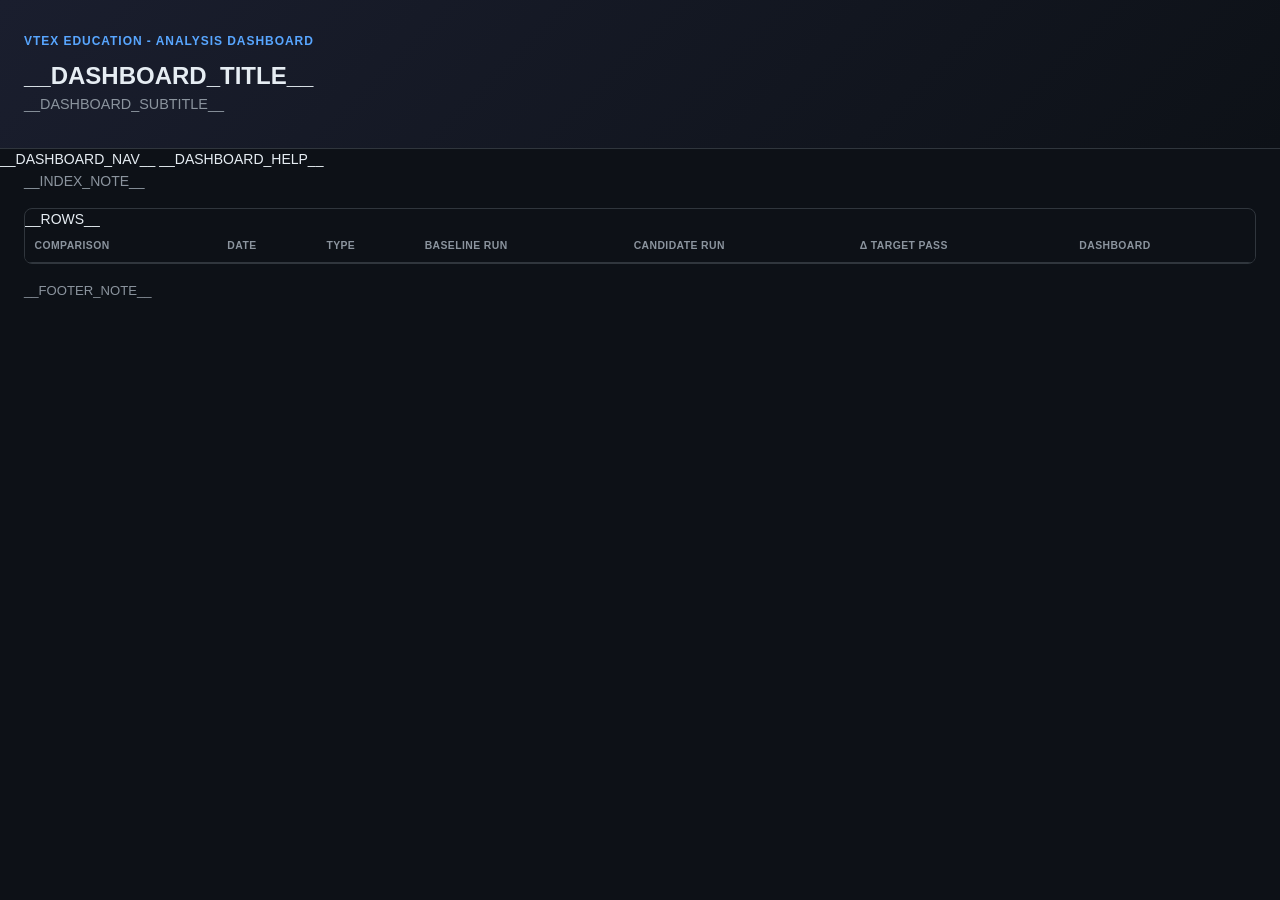
<file: tools/test-suite/dashboard_assets/comparisons_index.html>
<!doctype html>
<html lang="en">
  <head>
    <meta charset="utf-8" />
    <meta name="viewport" content="width=device-width, initial-scale=1" />
    <title>__PAGE_TITLE__</title>
    <link rel="stylesheet" href="dashboard.css" />
  </head>
  <body data-dashboard-mode="comparisons-index">
    <header class="hero">
      <div class="hero__inner">
        <div>
          <p class="hero__eyebrow">VTEX Education - Analysis Dashboard</p>
          <h1>__DASHBOARD_TITLE__</h1>
          <p class="hero__subtitle">__DASHBOARD_SUBTITLE__</p>
        </div>
      </div>
    </header>

    __DASHBOARD_NAV__
    __DASHBOARD_HELP__

    <main class="page-shell">
      <p class="lede">__INDEX_NOTE__</p>
      <div class="table-wrap">
        <table class="data-table data-table--compact js-sortable">
          <thead>
            <tr>
              <th><button class="sort-button" type="button" data-sort-key="run_id">Comparison</button></th>
              <th><button class="sort-button" type="button" data-sort-key="timestamp">Date</button></th>
              <th><button class="sort-button" type="button" data-sort-key="kind">Type</button></th>
              <th>Baseline run</th>
              <th>Candidate run</th>
              <th><button class="sort-button" type="button" data-sort-key="delta_target_pass">Δ target pass</button></th>
              <th>Dashboard</th>
            </tr>
          </thead>
          <tbody>
            __ROWS__
          </tbody>
        </table>
      </div>
      <p class="footer-note">__FOOTER_NOTE__</p>
    </main>
    <script>
      document.querySelectorAll('.js-sortable thead th .sort-button').forEach((btn) => {
        btn.addEventListener('click', () => {
          const table = btn.closest('table');
          const tbody = table.querySelector('tbody');
          const key = btn.dataset.sortKey;
          const rows = Array.from(tbody.querySelectorAll('tr'));
          const asc = btn.dataset.sortDir !== 'asc';
          btn.dataset.sortDir = asc ? 'asc' : 'desc';
          rows.sort((a, b) => {
            const av = a.dataset[key] || '';
            const bv = b.dataset[key] || '';
            const an = parseFloat(av);
            const bn = parseFloat(bv);
            if (!Number.isNaN(an) && !Number.isNaN(bn)) {
              return asc ? an - bn : bn - an;
            }
            return asc ? av.localeCompare(bv) : bv.localeCompare(av);
          });
          rows.forEach((row) => tbody.appendChild(row));
        });
      });
    </script>
  </body>
</html>
</file>
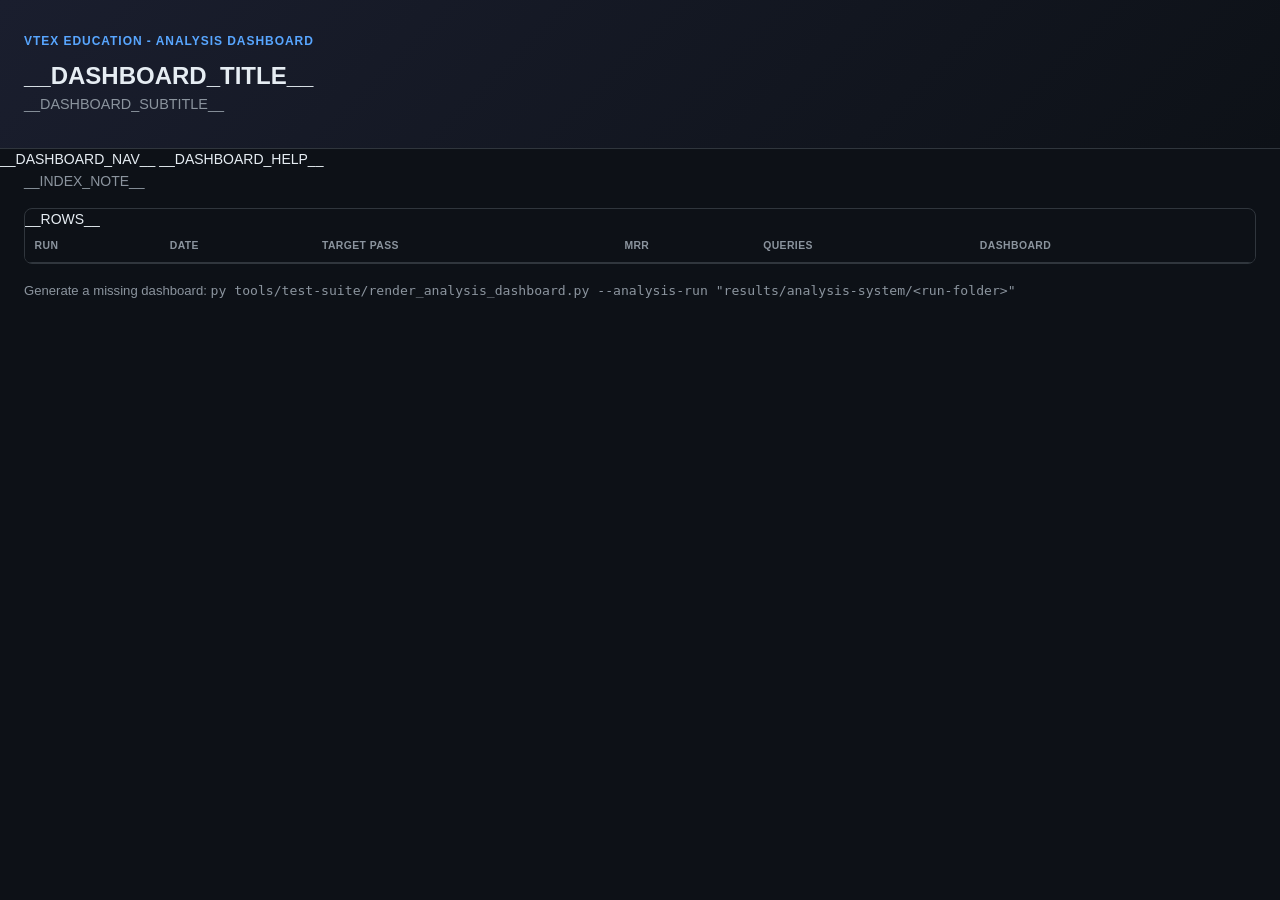
<file: tools/test-suite/dashboard_assets/runs_index.html>
<!doctype html>
<html lang="en">
  <head>
    <meta charset="utf-8" />
    <meta name="viewport" content="width=device-width, initial-scale=1" />
    <title>__PAGE_TITLE__</title>
    <link rel="stylesheet" href="dashboard.css" />
  </head>
  <body data-dashboard-mode="index">
    <header class="hero">
      <div class="hero__inner">
        <div>
          <p class="hero__eyebrow">VTEX Education - Analysis Dashboard</p>
          <h1>__DASHBOARD_TITLE__</h1>
          <p class="hero__subtitle">__DASHBOARD_SUBTITLE__</p>
        </div>
      </div>
    </header>

    __DASHBOARD_NAV__
    __DASHBOARD_HELP__

    <main class="page-shell">
      <p class="lede">__INDEX_NOTE__</p>
      <div class="table-wrap">
        <table class="data-table data-table--compact js-sortable">
          <thead>
            <tr>
              <th><button class="sort-button" type="button" data-sort-key="run_id">Run</button></th>
              <th><button class="sort-button" type="button" data-sort-key="timestamp">Date</button></th>
              <th><button class="sort-button" type="button" data-sort-key="target_pass_rate">Target pass</button></th>
              <th><button class="sort-button" type="button" data-sort-key="mrr">MRR</button></th>
              <th><button class="sort-button" type="button" data-sort-key="total_queries">Queries</button></th>
              <th>Dashboard</th>
            </tr>
          </thead>
          <tbody>
            __ROWS__
          </tbody>
        </table>
      </div>
      <p class="footer-note">Generate a missing dashboard: <code>py tools/test-suite/render_analysis_dashboard.py --analysis-run "results/analysis-system/&lt;run-folder&gt;"</code></p>
    </main>
    <script>
      document.querySelectorAll('.js-sortable thead th .sort-button').forEach((btn) => {
        btn.addEventListener('click', () => {
          const table = btn.closest('table');
          const tbody = table.querySelector('tbody');
          const key = btn.dataset.sortKey;
          const rows = Array.from(tbody.querySelectorAll('tr'));
          const asc = btn.dataset.sortDir !== 'asc';
          btn.dataset.sortDir = asc ? 'asc' : 'desc';
          rows.sort((a, b) => {
            const av = a.dataset[key] || '';
            const bv = b.dataset[key] || '';
            const an = parseFloat(av);
            const bn = parseFloat(bv);
            if (!Number.isNaN(an) && !Number.isNaN(bn)) {
              return asc ? an - bn : bn - an;
            }
            return asc ? av.localeCompare(bv) : bv.localeCompare(av);
          });
          rows.forEach((row) => tbody.appendChild(row));
        });
      });
    </script>
  </body>
</html>
</file>
<file: results/analysis-system/analysis-system 2026-05-21 16-54/dashboard/assets/dashboard.css>
:root {
  --bg: #0d1117;
  --surface: #161b22;
  --surface-hover: #1c2129;
  --border: #30363d;
  --text: #e6edf3;
  --text-muted: #8b949e;
  --accent: #58a6ff;
  --green: #3fb950;
  --red: #f85149;
  --orange: #d29922;
  --purple: #bc8cff;
  --pink: #f778ba;
  --cyan: #39d2c0;
  --max-width: 1300px;
}

* {
  box-sizing: border-box;
  margin: 0;
  padding: 0;
}

html {
  scroll-behavior: smooth;
}

body {
  font-family: -apple-system, BlinkMacSystemFont, 'Segoe UI', Helvetica, Arial, sans-serif;
  background: var(--bg);
  color: var(--text);
  line-height: 1.5;
  font-size: 14px;
}

a {
  color: var(--accent);
}

.hero {
  background: linear-gradient(135deg, #1a1e2e 0%, #0d1117 100%);
  border-bottom: 1px solid var(--border);
  padding: 2rem 1.5rem;
}

.hero__inner {
  max-width: var(--max-width);
  margin: 0 auto;
  display: flex;
  align-items: center;
  justify-content: space-between;
  gap: 1rem;
  flex-wrap: wrap;
}

.hero__eyebrow {
  color: var(--accent);
  font-size: 0.75rem;
  text-transform: uppercase;
  letter-spacing: 0.08em;
  margin-bottom: 0.5rem;
  font-weight: 600;
}

.hero__headings {
  display: grid;
  gap: 0.25rem;
}

.hero h1 {
  font-size: 1.5rem;
  font-weight: 600;
}

.hero__subtitle {
  color: var(--text-muted);
  font-size: 0.9rem;
}

.hero__actions {
  display: flex;
  flex-wrap: wrap;
  gap: 0.5rem;
}

.ghost-button {
  appearance: none;
  border: 1px solid var(--border);
  background: var(--surface);
  color: var(--text);
  padding: 0.5rem 0.85rem;
  border-radius: 6px;
  font: inherit;
  font-size: 0.8rem;
  font-weight: 600;
  cursor: pointer;
  transition: border-color 0.15s, background 0.15s;
}

.ghost-button:hover {
  border-color: var(--accent);
  background: rgba(88, 166, 255, 0.1);
}

.ghost-button[aria-pressed="true"] {
  border-color: var(--accent);
  background: rgba(88, 166, 255, 0.18);
  color: var(--accent);
}

.dashboard-nav {
  max-width: var(--max-width);
  margin: 0 auto;
  padding: 0 1.5rem 0.75rem;
}

.dashboard-nav__inner {
  display: flex;
  flex-wrap: wrap;
  align-items: center;
  gap: 0.35rem 0.75rem;
  font-size: 0.84rem;
}

.dashboard-nav__label {
  font-weight: 600;
  text-transform: uppercase;
  letter-spacing: 0.05em;
  font-size: 0.7rem;
  color: var(--text-muted);
}

.dashboard-nav__back {
  display: inline-flex;
  align-items: center;
  gap: 0.25rem;
  padding: 0.35rem 0.7rem;
  border-radius: 6px;
  border: 1px solid var(--border);
  background: var(--surface);
  color: var(--accent);
  text-decoration: none;
  font-weight: 600;
  transition: border-color 0.15s, background 0.15s;
}

.dashboard-nav__back:hover {
  border-color: var(--accent);
  background: rgba(88, 166, 255, 0.1);
  text-decoration: none;
}

.dashboard-nav__link {
  color: var(--accent);
  text-decoration: none;
  font-weight: 600;
}

.dashboard-nav__link:hover {
  text-decoration: underline;
}

.dashboard-nav__sep {
  color: var(--text-muted);
  user-select: none;
}

.dashboard-nav__current {
  color: var(--text-muted);
  font-weight: 500;
}

.related-links {
  max-width: var(--max-width);
  margin: 0 auto;
  padding: 0 1.5rem 0.75rem;
}

.related-links__inner {
  display: flex;
  flex-wrap: wrap;
  gap: 0.5rem 1rem;
  align-items: center;
  font-size: 0.82rem;
  color: var(--text-muted);
}

.related-links__label {
  font-weight: 600;
  text-transform: uppercase;
  letter-spacing: 0.05em;
  font-size: 0.7rem;
}

.related-links a {
  text-decoration: none;
  font-weight: 600;
}

.related-links a:hover {
  text-decoration: underline;
}

.section-nav {
  max-width: var(--max-width);
  margin: 0 auto;
  padding: 1rem 1.5rem;
  display: flex;
  flex-wrap: wrap;
  gap: 0.5rem;
}

.section-nav__link {
  display: inline-flex;
  align-items: center;
  gap: 0.35rem;
  padding: 0.45rem 0.75rem;
  border-radius: 6px;
  text-decoration: none;
  color: var(--text-muted);
  background: var(--surface);
  border: 1px solid var(--border);
  font-size: 0.82rem;
  font-weight: 600;
  transition: border-color 0.15s, color 0.15s;
}

.section-nav__link:hover {
  color: var(--text);
  border-color: var(--accent);
}

.page-shell {
  max-width: var(--max-width);
  margin: 0 auto;
  padding: 0 1.5rem 3rem;
  display: grid;
  gap: 1rem;
}

.panel {
  border: 1px solid var(--border);
  border-radius: 8px;
  background: var(--surface);
  overflow: visible;
}

.panel[open] {
  background: var(--surface);
}

.panel > summary {
  list-style: none;
  cursor: pointer;
  display: flex;
  align-items: center;
  justify-content: space-between;
  gap: 1rem;
  padding: 1rem 1.25rem;
  font-size: 1rem;
  font-weight: 600;
  color: var(--text);
}

.panel > summary::-webkit-details-marker {
  display: none;
}

.panel > summary::after {
  content: "+";
  display: inline-flex;
  align-items: center;
  justify-content: center;
  width: 1.6rem;
  height: 1.6rem;
  border-radius: 6px;
  background: rgba(88, 166, 255, 0.1);
  color: var(--accent);
  font-size: 1.1rem;
  font-weight: 600;
  flex-shrink: 0;
}

.panel[open] > summary::after {
  content: "\2212";
}

.panel__body {
  padding: 0 1.25rem 1.25rem;
  display: grid;
  gap: 1rem;
}

.lede {
  margin: 0;
  color: var(--text-muted);
  line-height: 1.6;
}

.section-stack {
  display: grid;
  gap: 1rem;
}

.card-grid {
  display: grid;
  gap: 0.75rem;
  grid-template-columns: repeat(auto-fit, minmax(180px, 1fr));
}

.metric-card {
  padding: 1rem;
  border-radius: 8px;
  background: var(--bg);
  border: 1px solid var(--border);
  display: grid;
  gap: 0.3rem;
}

.metric-card__label {
  margin: 0;
  font-size: 0.7rem;
  font-weight: 600;
  letter-spacing: 0.05em;
  text-transform: uppercase;
  color: var(--text-muted);
  display: flex;
  align-items: center;
  flex-wrap: wrap;
  gap: 0.3rem;
}

.metric-card__value {
  margin: 0;
  font-size: 1.4rem;
  line-height: 1;
  font-weight: 600;
  color: var(--text);
}

.metric-card__note {
  margin: 0;
  color: var(--text-muted);
  font-size: 0.8rem;
  line-height: 1.4;
}

.callout-grid {
  display: grid;
  gap: 0.75rem;
  grid-template-columns: repeat(auto-fit, minmax(210px, 1fr));
}

.callout-card {
  padding: 1rem;
  border-radius: 8px;
  background: rgba(88, 166, 255, 0.06);
  border: 1px solid rgba(88, 166, 255, 0.15);
  display: grid;
  gap: 0.25rem;
}

.callout-card__label {
  margin: 0;
  color: var(--text-muted);
  font-size: 0.7rem;
  font-weight: 600;
  letter-spacing: 0.05em;
  text-transform: uppercase;
  display: flex;
  align-items: center;
  flex-wrap: wrap;
  gap: 0.3rem;
}

.callout-card__value {
  margin: 0;
  font-size: 1rem;
  font-weight: 600;
}

.callout-card__note {
  margin: 0;
  color: var(--text-muted);
  line-height: 1.5;
  font-size: 0.82rem;
}

.bullet-list {
  margin: 0;
  padding-left: 1.2rem;
  color: var(--text-muted);
  line-height: 1.65;
}

.bullet-list li + li {
  margin-top: 0.35rem;
}

.table-wrap {
  overflow-x: auto;
  border: 1px solid var(--border);
  border-radius: 8px;
  background: var(--bg);
}

.data-table {
  width: 100%;
  border-collapse: collapse;
  min-width: 720px;
  font-size: 0.82rem;
}

.data-table--compact {
  min-width: 580px;
}

.data-table th,
.data-table td {
  padding: 0.5rem 0.6rem;
  border-bottom: 1px solid var(--border);
  vertical-align: top;
  text-align: left;
  white-space: nowrap;
}

.data-table thead th {
  position: sticky;
  top: 0;
  background: var(--bg);
  z-index: 1;
  color: var(--text-muted);
  font-size: 0.65rem;
  letter-spacing: 0.04em;
  text-transform: uppercase;
  font-weight: 600;
  vertical-align: middle;
}

.data-table tbody tr:hover {
  background: var(--surface-hover);
}

.data-table td {
  background: var(--surface);
}

.sort-button {
  appearance: none;
  border: 0;
  background: transparent;
  color: inherit;
  cursor: pointer;
  font: inherit;
  letter-spacing: inherit;
  text-transform: inherit;
  padding: 0;
}

.sort-button:hover {
  color: var(--text);
}

.metric-chip {
  display: inline-flex;
  align-items: center;
  justify-content: center;
  min-width: 4.5rem;
  padding: 0.3rem 0.55rem;
  border-radius: 6px;
  background: rgba(88, 166, 255, 0.1);
  color: var(--accent);
  font-weight: 600;
  font-size: 0.82rem;
}

.metric-chip--warm {
  background: rgba(248, 81, 73, 0.12);
  color: var(--red);
}

.metric-chip--neutral {
  background: rgba(139, 148, 158, 0.12);
  color: var(--text-muted);
}

.inline-note {
  color: var(--text-muted);
  font-size: 0.82rem;
}

.controls-grid {
  display: grid;
  gap: 0.75rem;
  grid-template-columns: repeat(auto-fit, minmax(180px, 1fr));
}

.control-field {
  display: grid;
  gap: 0.3rem;
}

.control-field label {
  font-size: 0.7rem;
  font-weight: 600;
  color: var(--text-muted);
  letter-spacing: 0.04em;
  text-transform: uppercase;
}

.control-field input,
.control-field select {
  width: 100%;
  border: 1px solid var(--border);
  background: var(--bg);
  color: var(--text);
  padding: 0.55rem 0.65rem;
  border-radius: 6px;
  font: inherit;
}

.control-field input:focus,
.control-field select:focus {
  outline: 1px solid var(--accent);
}

.meta-row {
  display: flex;
  flex-wrap: wrap;
  gap: 0.4rem;
}

.meta-pill {
  display: inline-flex;
  align-items: center;
  gap: 0.3rem;
  padding: 0.3rem 0.55rem;
  border-radius: 6px;
  background: rgba(139, 148, 158, 0.12);
  color: var(--text);
  font-size: 0.78rem;
  font-weight: 600;
}

.link-list {
  margin: 0;
  padding-left: 1.1rem;
  display: grid;
  gap: 0.25rem;
  font-size: 0.85rem;
}

.subpanel {
  border: 1px solid var(--border);
  border-radius: 8px;
  background: var(--surface);
  padding: 0.85rem 1rem;
}

.subpanel h3,
.subpanel h4 {
  margin: 0 0 0.6rem;
  font-size: 0.95rem;
}

.nested-details {
  display: grid;
  gap: 0.6rem;
}

.nested-details details {
  border: 1px solid var(--border);
  border-radius: 6px;
  background: var(--bg);
  padding: 0.55rem 0.75rem;
}

.nested-details summary {
  cursor: pointer;
  font-weight: 600;
  font-size: 0.85rem;
  color: var(--text);
}

.nested-details__body {
  margin-top: 0.65rem;
  display: grid;
  gap: 0.65rem;
}

.empty-state {
  padding: 0.85rem;
  border-radius: 8px;
  background: rgba(139, 148, 158, 0.08);
  color: var(--text-muted);
  font-size: 0.85rem;
}

.footer-note {
  color: var(--text-muted);
  font-size: 0.82rem;
  line-height: 1.6;
}

.up { color: var(--green); }
.down { color: var(--red); }
.neutral { color: var(--text-muted); }

.gap-negative { color: var(--red); }
.gap-positive { color: var(--green); }
.gap-neutral { color: var(--text-muted); }

.warning-banners {
  display: grid;
  gap: 0.75rem;
  margin-bottom: 1rem;
}

.warning-banner {
  padding: 0.85rem 1rem;
  border-radius: 8px;
  border: 1px solid var(--border);
  display: grid;
  gap: 0.35rem;
}

.warning-banner--warn {
  background: rgba(210, 153, 34, 0.12);
  border-color: var(--orange);
  color: var(--text);
}

.warning-banner--info {
  background: rgba(88, 166, 255, 0.08);
  border-color: rgba(88, 166, 255, 0.35);
  color: var(--text);
}

.warning-banner__title {
  margin: 0;
  font-size: 0.85rem;
  font-weight: 600;
  color: var(--orange);
}

.warning-banner--info .warning-banner__title {
  color: var(--accent);
}

.warning-banner__message {
  margin: 0;
  font-size: 0.82rem;
  line-height: 1.55;
  color: var(--text-muted);
}

.warning-banner__list {
  margin: 0.25rem 0 0;
  padding-left: 1.1rem;
  font-size: 0.82rem;
  color: var(--text-muted);
  line-height: 1.5;
}

.warning-banner__list li + li {
  margin-top: 0.2rem;
}

.data-table tr.row-unhealthy td {
  background: rgba(210, 153, 34, 0.08);
}

.data-table tr.row-not-full td {
  background: rgba(248, 81, 73, 0.06);
}

/* --- Metric help tooltips (EDU-2026-KR-1-019) --- */
.label-with-help,
.th-label {
  display: inline-flex;
  align-items: center;
  gap: 0.3rem;
  max-width: 100%;
}

.help-tip {
  position: relative;
  display: inline-flex;
  align-items: center;
  flex-shrink: 0;
  vertical-align: middle;
  margin-left: 0;
  outline: none;
}

.label-with-help > .help-tip,
.th-label > .help-tip,
.section-nav__link > .help-tip,
.view-toggle__btn > .help-tip,
.metric-toggle__btn > .help-tip {
  margin-left: 0;
}

.help-tip__icon {
  display: inline-flex;
  align-items: center;
  justify-content: center;
  width: 1rem;
  height: 1rem;
  border-radius: 999px;
  border: 1px solid var(--border);
  background: rgba(88, 166, 255, 0.12);
  color: var(--accent);
  font-size: 0.65rem;
  font-weight: 700;
  line-height: 1;
  cursor: help;
  flex-shrink: 0;
}

.help-tip__popup {
  position: absolute;
  left: 50%;
  bottom: calc(100% + 0.45rem);
  transform: translateX(-50%);
  box-sizing: border-box;
  width: min(280px, 85vw);
  max-width: min(280px, 85vw);
  padding: 0.55rem 0.7rem;
  border-radius: 8px;
  border: 1px solid var(--border);
  background: var(--surface);
  color: var(--text-muted);
  font-size: 0.78rem;
  font-weight: 400;
  line-height: 1.45;
  white-space: normal;
  overflow-wrap: break-word;
  text-transform: none;
  letter-spacing: normal;
  box-shadow: 0 8px 24px rgba(0, 0, 0, 0.35);
  opacity: 0;
  visibility: hidden;
  pointer-events: none;
  transition: opacity 0.12s ease, visibility 0.12s ease;
  z-index: 40;
}

.help-tip__popup::after {
  content: "";
  position: absolute;
  top: 100%;
  left: 50%;
  transform: translateX(-50%);
  border: 6px solid transparent;
  border-top-color: var(--border);
}

.help-tip:hover .help-tip__popup,
.help-tip:focus-within .help-tip__popup,
.help-tip.is-open .help-tip__popup {
  opacity: 1;
  visibility: visible;
}

/* Fixed to viewport when positioned by JS (avoids panel/table overflow clipping) */
.help-tip.is-positioned .help-tip__popup {
  z-index: 1000;
}

.help-tip.is-positioned .help-tip__popup::after {
  display: none;
}

/* Fallback: open downward inside scroll containers when JS is off */
.table-wrap .help-tip__popup,
.heatmap-wrap .help-tip__popup,
.view-toggle .help-tip__popup,
.metric-toggle .help-tip__popup {
  bottom: auto;
  top: calc(100% + 0.45rem);
}

.table-wrap .help-tip__popup::after,
.heatmap-wrap .help-tip__popup::after,
.view-toggle .help-tip__popup::after,
.metric-toggle .help-tip__popup::after {
  top: auto;
  bottom: 100%;
  border-top-color: transparent;
  border-bottom-color: var(--border);
}

.help-tip:focus .help-tip__icon {
  border-color: var(--accent);
  box-shadow: 0 0 0 2px rgba(88, 166, 255, 0.25);
}

.metrics-guide,
.reading-guide {
  margin-bottom: 1rem;
}

.metrics-guide {
  border: 1px solid var(--border);
  border-radius: 8px;
  background: rgba(88, 166, 255, 0.05);
  padding: 0.65rem 0.9rem;
}

.metrics-guide > summary {
  cursor: pointer;
  font-weight: 600;
  font-size: 0.9rem;
  color: var(--accent);
}

.metrics-guide__list {
  margin: 0.75rem 0 0.5rem;
  padding-left: 1.2rem;
  color: var(--text-muted);
  font-size: 0.82rem;
  line-height: 1.55;
}

.metrics-guide__list li + li {
  margin-top: 0.4rem;
}

.metrics-guide__note {
  margin: 0;
  font-size: 0.78rem;
  color: var(--text-muted);
}

.reading-guide {
  padding: 0.75rem 1rem;
  border-radius: 8px;
  border: 1px solid rgba(210, 153, 34, 0.35);
  background: rgba(210, 153, 34, 0.08);
}

.reading-guide__text {
  margin: 0;
  font-size: 0.85rem;
  line-height: 1.55;
  color: var(--text-muted);
}

.reading-guide__text strong {
  color: var(--text);
}

.dashboard-help {
  max-width: var(--max-width);
  margin: 0 auto 0.75rem;
  padding: 0 1.5rem;
  border: 1px solid var(--border);
  border-radius: 8px;
  background: rgba(63, 185, 80, 0.06);
}

.dashboard-help > summary {
  cursor: pointer;
  padding: 0.75rem 1rem;
  font-weight: 600;
  font-size: 0.9rem;
  color: var(--green);
  list-style: none;
}

.dashboard-help > summary::-webkit-details-marker {
  display: none;
}

.dashboard-help__body {
  padding: 0 1rem 1rem;
  display: grid;
  gap: 1.25rem;
}

.dashboard-help__intro {
  margin: 0;
  font-size: 0.88rem;
  line-height: 1.55;
  color: var(--text-muted);
}

.dashboard-help__section h3 {
  margin: 0 0 0.6rem;
  font-size: 0.85rem;
  font-weight: 600;
  color: var(--text);
}

.dashboard-help__table-wrap {
  margin-top: 0.35rem;
}

.dashboard-help__table {
  min-width: 640px;
}

.dashboard-help__table td,
.dashboard-help__table th {
  white-space: normal;
  vertical-align: top;
  line-height: 1.45;
}

.dashboard-help__steps {
  margin: 0;
  padding-left: 1.25rem;
  color: var(--text-muted);
  font-size: 0.84rem;
  line-height: 1.55;
}

.dashboard-help__steps li + li {
  margin-top: 0.85rem;
}

.dashboard-help__cmd {
  margin: 0.45rem 0 0;
  padding: 0.55rem 0.7rem;
  border-radius: 6px;
  border: 1px solid var(--border);
  background: var(--bg);
  overflow-x: auto;
  font-size: 0.78rem;
  line-height: 1.4;
}

.dashboard-help__cmd code {
  color: var(--accent);
  white-space: pre-wrap;
  word-break: break-word;
}

.dashboard-help__note {
  margin: 0.5rem 0 0;
  font-size: 0.8rem;
  line-height: 1.5;
  color: var(--text-muted);
}

.panel > summary .help-tip__popup,
.section-nav__link .help-tip__popup {
  bottom: auto;
  top: calc(100% + 0.45rem);
}

.panel > summary .help-tip__popup::after,
.section-nav__link .help-tip__popup::after {
  top: auto;
  bottom: 100%;
  border-top-color: transparent;
  border-bottom-color: var(--border);
}

@media (max-width: 720px) {
  .help-tip__popup {
    left: auto;
    right: 0;
    transform: none;
  }
}

.movers-grid {
  display: grid;
  grid-template-columns: 1fr 1fr;
  gap: 1.5rem;
}

.movers-grid h3 {
  font-size: 0.95rem;
  margin-bottom: 0.75rem;
}

.movers-list {
  list-style: none;
  margin: 0;
  padding: 0;
}

.movers-list li {
  display: flex;
  justify-content: space-between;
  gap: 1rem;
  padding: 0.45rem 0;
  border-bottom: 1px solid var(--border);
  font-size: 0.85rem;
}

.movers-list li:last-child {
  border-bottom: none;
}

.movers-list li span:first-child {
  color: var(--text);
}

/* --- Timeline layout --- */
body[data-dashboard-mode="timeline"] .page-shell {
  padding-top: 1.5rem;
}

body[data-dashboard-mode="timeline"] .card-grid {
  margin-bottom: 1.5rem;
}

.layout {
  display: flex;
  gap: 1.5rem;
}

.sidebar {
  width: 240px;
  flex-shrink: 0;
  position: sticky;
  top: 1rem;
  align-self: flex-start;
  max-height: calc(100vh - 2rem);
  overflow-y: auto;
}

.main-content {
  flex: 1;
  min-width: 0;
}

.sidebar-nav {
  background: var(--surface);
  border: 1px solid var(--border);
  border-radius: 8px;
  padding: 0.75rem 0;
  max-width: none;
  margin: 0;
}

.sidebar-nav__title {
  padding: 0.5rem 1rem;
  font-size: 0.7rem;
  text-transform: uppercase;
  letter-spacing: 0.08em;
  color: var(--text-muted);
  font-weight: 600;
}

.sidebar-nav__link {
  display: block;
  padding: 0.4rem 1rem;
  color: var(--text-muted);
  text-decoration: none;
  font-size: 0.85rem;
  transition: background 0.15s, color 0.15s;
  cursor: pointer;
  background: transparent;
  border: none;
  border-radius: 0;
}

.sidebar-nav__link:hover {
  background: var(--surface-hover);
  color: var(--text);
  border-color: transparent;
}

.sidebar-nav__link.active {
  color: var(--accent);
  border-left: 2px solid var(--accent);
}

.section {
  background: var(--surface);
  border: 1px solid var(--border);
  border-radius: 8px;
  padding: 1.5rem;
  margin-bottom: 1.5rem;
  display: none;
}

.section.visible {
  display: block;
}

.section h2 {
  font-size: 1.1rem;
  margin-bottom: 1rem;
}

.section__controls {
  display: flex;
  gap: 0.5rem;
  flex-wrap: wrap;
  margin-bottom: 1rem;
  align-items: center;
}

.ctrl-group {
  display: flex;
  align-items: center;
  gap: 0.5rem;
}

.ctrl-group label {
  font-size: 0.75rem;
  color: var(--text-muted);
  text-transform: uppercase;
  letter-spacing: 0.04em;
}

select,
button.ctrl-btn {
  background: var(--bg);
  border: 1px solid var(--border);
  color: var(--text);
  border-radius: 6px;
  padding: 0.35rem 0.6rem;
  font-size: 0.8rem;
  cursor: pointer;
}

select:focus,
button.ctrl-btn:focus {
  outline: 1px solid var(--accent);
}

button.ctrl-btn:hover {
  border-color: var(--accent);
}

button.ctrl-btn.active {
  border-color: var(--accent);
  background: rgba(88, 166, 255, 0.1);
}

.chart-type-toggle {
  display: flex;
  gap: 2px;
  margin-left: auto;
}

.chart-type-toggle .ctrl-btn {
  padding: 0.25rem 0.5rem;
  font-size: 0.7rem;
}

.chart-container {
  position: relative;
  height: 350px;
}

.sparkline {
  display: inline-flex;
  align-items: flex-end;
  gap: 1px;
  height: 18px;
  vertical-align: middle;
}

.sparkline__bar {
  width: 6px;
  border-radius: 1px 1px 0 0;
  background: var(--accent);
  min-height: 1px;
}

/* --- Presentation mode --- */
body.presentation-mode .controls-grid,
body.presentation-mode .metric-toggle,
body.presentation-mode .view-toggle,
body.presentation-mode .section__controls,
body.presentation-mode [data-expand-all],
body.presentation-mode [data-collapse-all] {
  display: none !important;
}

body.presentation-mode .metric-card__value {
  font-size: 1.75rem;
}

body.presentation-mode .callout-card__value {
  font-size: 1.15rem;
}

body.presentation-mode .section-nav {
  gap: 0.35rem;
}

body.presentation-mode .section-nav__link {
  font-size: 0.9rem;
  padding: 0.55rem 0.9rem;
}

body.presentation-mode[data-dashboard-mode="timeline"] .section.presentation-core,
body.presentation-mode[data-dashboard-mode="multi-comparison"] .section.presentation-core {
  display: block;
  break-inside: avoid;
}

body.presentation-mode[data-dashboard-mode="timeline"] .section.presentation-hide,
body.presentation-mode[data-dashboard-mode="multi-comparison"] .section.presentation-hide,
body.presentation-mode[data-dashboard-mode="timeline"] .sidebar,
body.presentation-mode[data-dashboard-mode="multi-comparison"] .sidebar {
  display: none !important;
}

body.presentation-mode[data-dashboard-mode="timeline"] .layout,
body.presentation-mode[data-dashboard-mode="multi-comparison"] .layout {
  display: block;
}

body.presentation-mode[data-dashboard-mode="timeline"] .main-content,
body.presentation-mode[data-dashboard-mode="multi-comparison"] .main-content {
  width: 100%;
}

@media (max-width: 960px) {
  .hero__inner {
    flex-direction: column;
    align-items: flex-start;
  }

  .movers-grid {
    grid-template-columns: 1fr;
  }
}

@media (max-width: 900px) {
  .layout {
    flex-direction: column;
  }

  .sidebar {
    width: 100%;
    position: static;
    max-height: none;
  }
}

@media print {
  :root {
    --bg: #ffffff;
    --surface: #ffffff;
    --surface-hover: #f6f8fa;
    --border: #d0d7de;
    --text: #1f2328;
    --text-muted: #656d76;
    --accent: #0969da;
    --green: #1a7f37;
    --red: #cf222e;
  }

  body {
    background: #ffffff !important;
    color: #1f2328 !important;
    font-size: 11pt;
  }

  .hero,
  .section-nav,
  .related-links,
  .sidebar,
  .hero__actions,
  .controls-grid,
  .metric-toggle,
  .view-toggle,
  .section__controls,
  .chart-type-toggle,
  button.ctrl-btn,
  [data-presentation-mode],
  [data-expand-all],
  [data-collapse-all],
  .help-tip,
  .metrics-guide {
    display: none !important;
  }

  .reading-guide {
    border: 1px solid #d0d7de;
    background: #fff8e6;
  }

  .page-shell {
    max-width: none;
    padding: 0;
  }

  .panel,
  .section {
    display: block !important;
    border: 1px solid #d0d7de;
    box-shadow: none;
    break-inside: avoid-page;
    page-break-inside: avoid;
    margin-bottom: 1rem;
    background: #ffffff;
  }

  .panel > summary {
    pointer-events: none;
    list-style: none;
  }

  .panel > summary::after {
    display: none;
  }

  .panel .panel__body {
    display: grid !important;
  }

  .panel__body,
  .section {
    padding: 0.5rem 0;
  }

  .table-wrap,
  .heatmap-wrap {
    overflow: visible;
    border: none;
  }

  .data-table {
    min-width: 0;
    font-size: 9pt;
  }

  .data-table th,
  .data-table td {
    border: 1px solid #d0d7de;
    white-space: normal;
    padding: 0.25rem 0.35rem;
  }

  .data-table thead th {
    position: static;
    background: #f6f8fa;
  }

  .heatmap-table th,
  .heatmap-table td {
    border: 1px solid #d0d7de;
    -webkit-print-color-adjust: exact;
    print-color-adjust: exact;
  }

  .heat-p0, .heat-p1, .heat-p2, .heat-p3, .heat-p4,
  .heat-p5, .heat-p6, .heat-p7, .heat-p8, .heat-p9, .heat-p10,
  .heat-up-0, .heat-up-1, .heat-up-2, .heat-up-3, .heat-up-4,
  .heat-up-5, .heat-up-6, .heat-up-7, .heat-up-8, .heat-up-9,
  .heat-down-0, .heat-down-1, .heat-down-2, .heat-down-3, .heat-down-4,
  .heat-down-5, .heat-down-6, .heat-down-7, .heat-down-8, .heat-down-9 {
    -webkit-print-color-adjust: exact;
    print-color-adjust: exact;
  }

  .chart-container {
    display: block !important;
    height: 240px;
    break-inside: avoid-page;
    page-break-inside: avoid;
  }

  .heatmap-view.visible {
    display: block !important;
  }

  .metric-card,
  .callout-card {
    border: 1px solid #d0d7de;
    background: #ffffff;
  }

  .card-grid,
  .callout-grid {
    break-inside: avoid-page;
  }

  a {
    color: #0969da;
    text-decoration: none;
  }
}
</file>
<file: results/analysis-system/analysis-system 2026-05-21 16-54/dashboard/assets/analysis_dashboard.css>
/* Analysis / comparison dashboard — app-specific styles (shared shell in dashboard.css) */

.split-layout {
  display: grid;
  gap: 1rem;
  grid-template-columns: minmax(240px, 300px) minmax(0, 1fr);
}

.issue-list {
  display: grid;
  gap: 0.45rem;
  max-height: 860px;
  overflow: auto;
  padding-right: 0.25rem;
}

.issue-button {
  appearance: none;
  width: 100%;
  border: 1px solid var(--border);
  background: var(--bg);
  color: var(--text);
  border-radius: 8px;
  padding: 0.75rem 0.85rem;
  text-align: left;
  cursor: pointer;
  display: grid;
  gap: 0.25rem;
  transition: border-color 0.15s, background 0.15s;
}

.issue-button:hover,
.issue-button.is-active {
  border-color: var(--accent);
  background: rgba(88, 166, 255, 0.08);
}

.issue-button__id {
  font-weight: 600;
  font-size: 0.85rem;
}

.issue-button__meta {
  color: var(--text-muted);
  font-size: 0.78rem;
  line-height: 1.4;
}

.issue-detail {
  padding: 1rem;
  border-radius: 8px;
  background: var(--bg);
  border: 1px solid var(--border);
  min-height: 320px;
  display: grid;
  gap: 1rem;
  align-content: start;
}

.issue-detail__header {
  display: grid;
  gap: 0.35rem;
}

.issue-detail__title {
  margin: 0;
  font-size: 1.25rem;
  font-weight: 600;
  line-height: 1.15;
}

.view-toggle {
  display: flex;
  gap: 2px;
  margin-bottom: 0.75rem;
}

.view-toggle__btn {
  appearance: none;
  display: inline-flex;
  align-items: center;
  gap: 0.3rem;
  background: var(--bg);
  border: 1px solid var(--border);
  color: var(--text-muted);
  padding: 0.3rem 0.7rem;
  font-size: 0.75rem;
  font-weight: 600;
  cursor: pointer;
  transition: border-color 0.15s, background 0.15s, color 0.15s;
}

.view-toggle__btn:first-child {
  border-radius: 6px 0 0 6px;
}

.view-toggle__btn:last-child {
  border-radius: 0 6px 6px 0;
}

.view-toggle__btn.active {
  border-color: var(--accent);
  background: rgba(88, 166, 255, 0.1);
  color: var(--accent);
}

body[data-dashboard-mode="analysis"] .chart-container,
body[data-dashboard-mode="comparison"] .chart-container {
  position: relative;
  height: 380px;
  display: none;
}

body[data-dashboard-mode="analysis"] .chart-container.visible,
body[data-dashboard-mode="comparison"] .chart-container.visible {
  display: block;
}

.fallback-chart {
  display: grid;
  gap: 0.85rem;
  align-content: start;
  max-height: 100%;
  overflow: auto;
  padding-right: 0.25rem;
}

.fallback-chart__legend {
  display: flex;
  flex-wrap: wrap;
  gap: 0.75rem;
}

.fallback-chart__legend-item {
  display: inline-flex;
  align-items: center;
  gap: 0.4rem;
  color: var(--text-muted);
  font-size: 0.78rem;
  font-weight: 600;
}

.fallback-chart__legend-swatch {
  width: 0.8rem;
  height: 0.8rem;
  border-radius: 999px;
}

.fallback-chart__row {
  display: grid;
  gap: 0.45rem;
}

.fallback-chart__label {
  color: var(--text);
  font-size: 0.78rem;
  font-weight: 600;
}

.fallback-chart__bars {
  display: grid;
  gap: 0.35rem;
}

.fallback-chart__track {
  position: relative;
  height: 1.25rem;
  border-radius: 999px;
  background: rgba(139, 148, 158, 0.12);
  overflow: hidden;
}

.fallback-chart__bar {
  height: 100%;
  min-width: 2px;
  opacity: 0.85;
}

.fallback-chart__value {
  position: absolute;
  inset: 0 0 0 auto;
  display: inline-flex;
  align-items: center;
  padding: 0 0.5rem;
  color: var(--text);
  font-size: 0.72rem;
  font-weight: 700;
  background: linear-gradient(90deg, transparent, rgba(13, 17, 23, 0.72) 35%);
}

.metric-toggle {
  display: flex;
  gap: 0.5rem;
  margin: 0.5rem 0 0.75rem;
}

.metric-toggle__btn {
  display: inline-flex;
  align-items: center;
  gap: 0.3rem;
  border: 1px solid var(--border);
  background: var(--surface);
  color: var(--text-muted);
  border-radius: 6px;
  padding: 0.35rem 0.75rem;
  font-size: 0.8rem;
  cursor: pointer;
}

.metric-toggle__btn.active {
  border-color: var(--accent);
  color: var(--accent);
  background: rgba(88, 166, 255, 0.12);
}

.heatmap-view {
  display: none;
  margin-top: 0.75rem;
}

.heatmap-view.visible {
  display: block;
}

.heatmap-wrap {
  overflow-x: auto;
}

.heatmap-table {
  width: 100%;
  border-collapse: collapse;
  font-size: 0.82rem;
}

.heatmap-table th,
.heatmap-table td {
  border: 1px solid var(--border);
  padding: 0.45rem 0.55rem;
  text-align: center;
}

.heatmap-row-label {
  text-align: left;
  font-weight: 500;
  white-space: nowrap;
}

.heat-empty {
  background: var(--surface);
  color: var(--text-muted);
}

.heat-p0 { background: #2d1b1b; color: #f0c4c4; }
.heat-p1 { background: #3a2323; color: #f0c4c4; }
.heat-p2 { background: #4a2f2f; color: #f5d0d0; }
.heat-p3 { background: #5a3d32; color: #f8e0c8; }
.heat-p4 { background: #4a4a2f; color: #f0f0c8; }
.heat-p5 { background: #3a4a32; color: #d8f0c8; }
.heat-p6 { background: #2f4a32; color: #c8f0c8; }
.heat-p7 { background: #234a2f; color: #b8e8c0; }
.heat-p8 { background: #1a3d28; color: #a8e0b8; }
.heat-p9 { background: #123322; color: #98d8a8; }
.heat-p10 { background: #0d2a1c; color: #88d098; }

.heat-neutral {
  background: var(--surface-hover);
  color: var(--text-muted);
}

.heat-up-0 { background: #1a2e1f; color: #9fd4a8; }
.heat-up-1 { background: #1f3a26; color: #a8ddb0; }
.heat-up-2 { background: #24462d; color: #b1e6b8; }
.heat-up-3 { background: #295234; color: #baefbf; }
.heat-up-4 { background: #2e5e3b; color: #c3f8c6; }
.heat-up-5 { background: #336a42; color: #ccffcd; }
.heat-up-6 { background: #387649; color: #d5ffd4; }
.heat-up-7 { background: #3d8250; color: #deffdb; }
.heat-up-8 { background: #428e57; color: #e7ffe2; }
.heat-up-9 { background: #479a5e; color: #f0ffe9; }

.heat-down-0 { background: #2e1a1a; color: #d4a8a8; }
.heat-down-1 { background: #3a2020; color: #ddb0b0; }
.heat-down-2 { background: #462626; color: #e6b8b8; }
.heat-down-3 { background: #522c2c; color: #efbfbf; }
.heat-down-4 { background: #5e3232; color: #f8c6c6; }
.heat-down-5 { background: #6a3838; color: #ffcdcd; }
.heat-down-6 { background: #763e3e; color: #ffd4d4; }
.heat-down-7 { background: #824444; color: #ffdbdb; }
.heat-down-8 { background: #8e4a4a; color: #ffe2e2; }
.heat-down-9 { background: #9a5050; color: #ffe9e9; }

@media (max-width: 960px) {
  .split-layout {
    grid-template-columns: 1fr;
  }
}

@media print {
  body.presentation-mode .panel#failures,
  body.presentation-mode .panel#issue-detail,
  body.presentation-mode .panel#issue-comparison,
  body.presentation-mode .panel#failure-delta,
  body.presentation-mode .panel#issues,
  body.presentation-mode .panel#personas,
  body.presentation-mode .panel#styles-locale,
  body.presentation-mode .panel#personas-locale,
  body.presentation-mode .panel#portals {
    display: none !important;
  }
}
</file>
<file: tools/test-suite/dashboard_assets/dashboard.css>
:root {
  --bg: #0d1117;
  --surface: #161b22;
  --surface-hover: #1c2129;
  --border: #30363d;
  --text: #e6edf3;
  --text-muted: #8b949e;
  --accent: #58a6ff;
  --green: #3fb950;
  --red: #f85149;
  --orange: #d29922;
  --purple: #bc8cff;
  --pink: #f778ba;
  --cyan: #39d2c0;
  --max-width: 1300px;
}

* {
  box-sizing: border-box;
  margin: 0;
  padding: 0;
}

html {
  scroll-behavior: smooth;
}

body {
  font-family: -apple-system, BlinkMacSystemFont, 'Segoe UI', Helvetica, Arial, sans-serif;
  background: var(--bg);
  color: var(--text);
  line-height: 1.5;
  font-size: 14px;
}

a {
  color: var(--accent);
}

.hero {
  background: linear-gradient(135deg, #1a1e2e 0%, #0d1117 100%);
  border-bottom: 1px solid var(--border);
  padding: 2rem 1.5rem;
}

.hero__inner {
  max-width: var(--max-width);
  margin: 0 auto;
  display: flex;
  align-items: center;
  justify-content: space-between;
  gap: 1rem;
  flex-wrap: wrap;
}

.hero__eyebrow {
  color: var(--accent);
  font-size: 0.75rem;
  text-transform: uppercase;
  letter-spacing: 0.08em;
  margin-bottom: 0.5rem;
  font-weight: 600;
}

.hero__headings {
  display: grid;
  gap: 0.25rem;
}

.hero h1 {
  font-size: 1.5rem;
  font-weight: 600;
}

.hero__subtitle {
  color: var(--text-muted);
  font-size: 0.9rem;
}

.hero__actions {
  display: flex;
  flex-wrap: wrap;
  gap: 0.5rem;
}

.ghost-button {
  appearance: none;
  border: 1px solid var(--border);
  background: var(--surface);
  color: var(--text);
  padding: 0.5rem 0.85rem;
  border-radius: 6px;
  font: inherit;
  font-size: 0.8rem;
  font-weight: 600;
  cursor: pointer;
  transition: border-color 0.15s, background 0.15s;
}

.ghost-button:hover {
  border-color: var(--accent);
  background: rgba(88, 166, 255, 0.1);
}

.ghost-button[aria-pressed="true"] {
  border-color: var(--accent);
  background: rgba(88, 166, 255, 0.18);
  color: var(--accent);
}

.dashboard-nav {
  max-width: var(--max-width);
  margin: 0 auto;
  padding: 0 1.5rem 0.75rem;
}

.dashboard-nav__inner {
  display: flex;
  flex-wrap: wrap;
  align-items: center;
  gap: 0.35rem 0.75rem;
  font-size: 0.84rem;
}

.dashboard-nav__label {
  font-weight: 600;
  text-transform: uppercase;
  letter-spacing: 0.05em;
  font-size: 0.7rem;
  color: var(--text-muted);
}

.dashboard-nav__back {
  display: inline-flex;
  align-items: center;
  gap: 0.25rem;
  padding: 0.35rem 0.7rem;
  border-radius: 6px;
  border: 1px solid var(--border);
  background: var(--surface);
  color: var(--accent);
  text-decoration: none;
  font-weight: 600;
  transition: border-color 0.15s, background 0.15s;
}

.dashboard-nav__back:hover {
  border-color: var(--accent);
  background: rgba(88, 166, 255, 0.1);
  text-decoration: none;
}

.dashboard-nav__link {
  color: var(--accent);
  text-decoration: none;
  font-weight: 600;
}

.dashboard-nav__link:hover {
  text-decoration: underline;
}

.dashboard-nav__sep {
  color: var(--text-muted);
  user-select: none;
}

.dashboard-nav__current {
  color: var(--text-muted);
  font-weight: 500;
}

.related-links {
  max-width: var(--max-width);
  margin: 0 auto;
  padding: 0 1.5rem 0.75rem;
}

.related-links__inner {
  display: flex;
  flex-wrap: wrap;
  gap: 0.5rem 1rem;
  align-items: center;
  font-size: 0.82rem;
  color: var(--text-muted);
}

.related-links__label {
  font-weight: 600;
  text-transform: uppercase;
  letter-spacing: 0.05em;
  font-size: 0.7rem;
}

.related-links a {
  text-decoration: none;
  font-weight: 600;
}

.related-links a:hover {
  text-decoration: underline;
}

.section-nav {
  max-width: var(--max-width);
  margin: 0 auto;
  padding: 1rem 1.5rem;
  display: flex;
  flex-wrap: wrap;
  gap: 0.5rem;
}

.section-nav__link {
  display: inline-flex;
  align-items: center;
  gap: 0.35rem;
  padding: 0.45rem 0.75rem;
  border-radius: 6px;
  text-decoration: none;
  color: var(--text-muted);
  background: var(--surface);
  border: 1px solid var(--border);
  font-size: 0.82rem;
  font-weight: 600;
  transition: border-color 0.15s, color 0.15s;
}

.section-nav__link:hover {
  color: var(--text);
  border-color: var(--accent);
}

.page-shell {
  max-width: var(--max-width);
  margin: 0 auto;
  padding: 0 1.5rem 3rem;
  display: grid;
  gap: 1rem;
}

.panel {
  border: 1px solid var(--border);
  border-radius: 8px;
  background: var(--surface);
  overflow: visible;
}

.panel[open] {
  background: var(--surface);
}

.panel > summary {
  list-style: none;
  cursor: pointer;
  display: flex;
  align-items: center;
  justify-content: space-between;
  gap: 1rem;
  padding: 1rem 1.25rem;
  font-size: 1rem;
  font-weight: 600;
  color: var(--text);
}

.panel > summary::-webkit-details-marker {
  display: none;
}

.panel > summary::after {
  content: "+";
  display: inline-flex;
  align-items: center;
  justify-content: center;
  width: 1.6rem;
  height: 1.6rem;
  border-radius: 6px;
  background: rgba(88, 166, 255, 0.1);
  color: var(--accent);
  font-size: 1.1rem;
  font-weight: 600;
  flex-shrink: 0;
}

.panel[open] > summary::after {
  content: "\2212";
}

.panel__body {
  padding: 0 1.25rem 1.25rem;
  display: grid;
  gap: 1rem;
}

.lede {
  margin: 0;
  color: var(--text-muted);
  line-height: 1.6;
}

.section-stack {
  display: grid;
  gap: 1rem;
}

.card-grid {
  display: grid;
  gap: 0.75rem;
  grid-template-columns: repeat(auto-fit, minmax(180px, 1fr));
}

.metric-card {
  padding: 1rem;
  border-radius: 8px;
  background: var(--bg);
  border: 1px solid var(--border);
  display: grid;
  gap: 0.3rem;
}

.metric-card__label {
  margin: 0;
  font-size: 0.7rem;
  font-weight: 600;
  letter-spacing: 0.05em;
  text-transform: uppercase;
  color: var(--text-muted);
  display: flex;
  align-items: center;
  flex-wrap: wrap;
  gap: 0.3rem;
}

.metric-card__value {
  margin: 0;
  font-size: 1.4rem;
  line-height: 1;
  font-weight: 600;
  color: var(--text);
}

.metric-card__note {
  margin: 0;
  color: var(--text-muted);
  font-size: 0.8rem;
  line-height: 1.4;
}

.callout-grid {
  display: grid;
  gap: 0.75rem;
  grid-template-columns: repeat(auto-fit, minmax(210px, 1fr));
}

.callout-card {
  padding: 1rem;
  border-radius: 8px;
  background: rgba(88, 166, 255, 0.06);
  border: 1px solid rgba(88, 166, 255, 0.15);
  display: grid;
  gap: 0.25rem;
}

.callout-card__label {
  margin: 0;
  color: var(--text-muted);
  font-size: 0.7rem;
  font-weight: 600;
  letter-spacing: 0.05em;
  text-transform: uppercase;
  display: flex;
  align-items: center;
  flex-wrap: wrap;
  gap: 0.3rem;
}

.callout-card__value {
  margin: 0;
  font-size: 1rem;
  font-weight: 600;
}

.callout-card__note {
  margin: 0;
  color: var(--text-muted);
  line-height: 1.5;
  font-size: 0.82rem;
}

.bullet-list {
  margin: 0;
  padding-left: 1.2rem;
  color: var(--text-muted);
  line-height: 1.65;
}

.bullet-list li + li {
  margin-top: 0.35rem;
}

.table-wrap {
  overflow-x: auto;
  border: 1px solid var(--border);
  border-radius: 8px;
  background: var(--bg);
}

.data-table {
  width: 100%;
  border-collapse: collapse;
  min-width: 720px;
  font-size: 0.82rem;
}

.data-table--compact {
  min-width: 580px;
}

.data-table th,
.data-table td {
  padding: 0.5rem 0.6rem;
  border-bottom: 1px solid var(--border);
  vertical-align: top;
  text-align: left;
  white-space: nowrap;
}

.data-table thead th {
  position: sticky;
  top: 0;
  background: var(--bg);
  z-index: 1;
  color: var(--text-muted);
  font-size: 0.65rem;
  letter-spacing: 0.04em;
  text-transform: uppercase;
  font-weight: 600;
  vertical-align: middle;
}

.data-table tbody tr:hover {
  background: var(--surface-hover);
}

.data-table td {
  background: var(--surface);
}

.sort-button {
  appearance: none;
  border: 0;
  background: transparent;
  color: inherit;
  cursor: pointer;
  font: inherit;
  letter-spacing: inherit;
  text-transform: inherit;
  padding: 0;
}

.sort-button:hover {
  color: var(--text);
}

.metric-chip {
  display: inline-flex;
  align-items: center;
  justify-content: center;
  min-width: 4.5rem;
  padding: 0.3rem 0.55rem;
  border-radius: 6px;
  background: rgba(88, 166, 255, 0.1);
  color: var(--accent);
  font-weight: 600;
  font-size: 0.82rem;
}

.metric-chip--warm {
  background: rgba(248, 81, 73, 0.12);
  color: var(--red);
}

.metric-chip--neutral {
  background: rgba(139, 148, 158, 0.12);
  color: var(--text-muted);
}

.inline-note {
  color: var(--text-muted);
  font-size: 0.82rem;
}

.controls-grid {
  display: grid;
  gap: 0.75rem;
  grid-template-columns: repeat(auto-fit, minmax(180px, 1fr));
}

.control-field {
  display: grid;
  gap: 0.3rem;
}

.control-field label {
  font-size: 0.7rem;
  font-weight: 600;
  color: var(--text-muted);
  letter-spacing: 0.04em;
  text-transform: uppercase;
}

.control-field input,
.control-field select {
  width: 100%;
  border: 1px solid var(--border);
  background: var(--bg);
  color: var(--text);
  padding: 0.55rem 0.65rem;
  border-radius: 6px;
  font: inherit;
}

.control-field input:focus,
.control-field select:focus {
  outline: 1px solid var(--accent);
}

.meta-row {
  display: flex;
  flex-wrap: wrap;
  gap: 0.4rem;
}

.meta-pill {
  display: inline-flex;
  align-items: center;
  gap: 0.3rem;
  padding: 0.3rem 0.55rem;
  border-radius: 6px;
  background: rgba(139, 148, 158, 0.12);
  color: var(--text);
  font-size: 0.78rem;
  font-weight: 600;
}

.link-list {
  margin: 0;
  padding-left: 1.1rem;
  display: grid;
  gap: 0.25rem;
  font-size: 0.85rem;
}

.subpanel {
  border: 1px solid var(--border);
  border-radius: 8px;
  background: var(--surface);
  padding: 0.85rem 1rem;
}

.subpanel h3,
.subpanel h4 {
  margin: 0 0 0.6rem;
  font-size: 0.95rem;
}

.nested-details {
  display: grid;
  gap: 0.6rem;
}

.nested-details details {
  border: 1px solid var(--border);
  border-radius: 6px;
  background: var(--bg);
  padding: 0.55rem 0.75rem;
}

.nested-details summary {
  cursor: pointer;
  font-weight: 600;
  font-size: 0.85rem;
  color: var(--text);
}

.nested-details__body {
  margin-top: 0.65rem;
  display: grid;
  gap: 0.65rem;
}

.empty-state {
  padding: 0.85rem;
  border-radius: 8px;
  background: rgba(139, 148, 158, 0.08);
  color: var(--text-muted);
  font-size: 0.85rem;
}

.footer-note {
  color: var(--text-muted);
  font-size: 0.82rem;
  line-height: 1.6;
}

.up { color: var(--green); }
.down { color: var(--red); }
.neutral { color: var(--text-muted); }

.gap-negative { color: var(--red); }
.gap-positive { color: var(--green); }
.gap-neutral { color: var(--text-muted); }

.warning-banners {
  display: grid;
  gap: 0.75rem;
  margin-bottom: 1rem;
}

.warning-banner {
  padding: 0.85rem 1rem;
  border-radius: 8px;
  border: 1px solid var(--border);
  display: grid;
  gap: 0.35rem;
}

.warning-banner--warn {
  background: rgba(210, 153, 34, 0.12);
  border-color: var(--orange);
  color: var(--text);
}

.warning-banner--info {
  background: rgba(88, 166, 255, 0.08);
  border-color: rgba(88, 166, 255, 0.35);
  color: var(--text);
}

.warning-banner__title {
  margin: 0;
  font-size: 0.85rem;
  font-weight: 600;
  color: var(--orange);
}

.warning-banner--info .warning-banner__title {
  color: var(--accent);
}

.warning-banner__message {
  margin: 0;
  font-size: 0.82rem;
  line-height: 1.55;
  color: var(--text-muted);
}

.warning-banner__list {
  margin: 0.25rem 0 0;
  padding-left: 1.1rem;
  font-size: 0.82rem;
  color: var(--text-muted);
  line-height: 1.5;
}

.warning-banner__list li + li {
  margin-top: 0.2rem;
}

.data-table tr.row-unhealthy td {
  background: rgba(210, 153, 34, 0.08);
}

.data-table tr.row-not-full td {
  background: rgba(248, 81, 73, 0.06);
}

/* --- Metric help tooltips (EDU-2026-KR-1-019) --- */
.label-with-help,
.th-label {
  display: inline-flex;
  align-items: center;
  gap: 0.3rem;
  max-width: 100%;
}

.help-tip {
  position: relative;
  display: inline-flex;
  align-items: center;
  flex-shrink: 0;
  vertical-align: middle;
  margin-left: 0;
  outline: none;
}

.label-with-help > .help-tip,
.th-label > .help-tip,
.section-nav__link > .help-tip,
.view-toggle__btn > .help-tip,
.metric-toggle__btn > .help-tip {
  margin-left: 0;
}

.help-tip__icon {
  display: inline-flex;
  align-items: center;
  justify-content: center;
  width: 1rem;
  height: 1rem;
  border-radius: 999px;
  border: 1px solid var(--border);
  background: rgba(88, 166, 255, 0.12);
  color: var(--accent);
  font-size: 0.65rem;
  font-weight: 700;
  line-height: 1;
  cursor: help;
  flex-shrink: 0;
}

.help-tip__popup {
  position: absolute;
  left: 50%;
  bottom: calc(100% + 0.45rem);
  transform: translateX(-50%);
  box-sizing: border-box;
  width: min(280px, 85vw);
  max-width: min(280px, 85vw);
  padding: 0.55rem 0.7rem;
  border-radius: 8px;
  border: 1px solid var(--border);
  background: var(--surface);
  color: var(--text-muted);
  font-size: 0.78rem;
  font-weight: 400;
  line-height: 1.45;
  white-space: normal;
  overflow-wrap: break-word;
  text-transform: none;
  letter-spacing: normal;
  box-shadow: 0 8px 24px rgba(0, 0, 0, 0.35);
  opacity: 0;
  visibility: hidden;
  pointer-events: none;
  transition: opacity 0.12s ease, visibility 0.12s ease;
  z-index: 40;
}

.help-tip__popup::after {
  content: "";
  position: absolute;
  top: 100%;
  left: 50%;
  transform: translateX(-50%);
  border: 6px solid transparent;
  border-top-color: var(--border);
}

.help-tip:hover .help-tip__popup,
.help-tip:focus-within .help-tip__popup,
.help-tip.is-open .help-tip__popup {
  opacity: 1;
  visibility: visible;
}

/* Fixed to viewport when positioned by JS (avoids panel/table overflow clipping) */
.help-tip.is-positioned .help-tip__popup {
  z-index: 1000;
}

.help-tip.is-positioned .help-tip__popup::after {
  display: none;
}

/* Fallback: open downward inside scroll containers when JS is off */
.table-wrap .help-tip__popup,
.heatmap-wrap .help-tip__popup,
.view-toggle .help-tip__popup,
.metric-toggle .help-tip__popup {
  bottom: auto;
  top: calc(100% + 0.45rem);
}

.table-wrap .help-tip__popup::after,
.heatmap-wrap .help-tip__popup::after,
.view-toggle .help-tip__popup::after,
.metric-toggle .help-tip__popup::after {
  top: auto;
  bottom: 100%;
  border-top-color: transparent;
  border-bottom-color: var(--border);
}

.help-tip:focus .help-tip__icon {
  border-color: var(--accent);
  box-shadow: 0 0 0 2px rgba(88, 166, 255, 0.25);
}

.metrics-guide,
.reading-guide {
  margin-bottom: 1rem;
}

.metrics-guide {
  border: 1px solid var(--border);
  border-radius: 8px;
  background: rgba(88, 166, 255, 0.05);
  padding: 0.65rem 0.9rem;
}

.metrics-guide > summary {
  cursor: pointer;
  font-weight: 600;
  font-size: 0.9rem;
  color: var(--accent);
}

.metrics-guide__list {
  margin: 0.75rem 0 0.5rem;
  padding-left: 1.2rem;
  color: var(--text-muted);
  font-size: 0.82rem;
  line-height: 1.55;
}

.metrics-guide__list li + li {
  margin-top: 0.4rem;
}

.metrics-guide__note {
  margin: 0;
  font-size: 0.78rem;
  color: var(--text-muted);
}

.reading-guide {
  padding: 0.75rem 1rem;
  border-radius: 8px;
  border: 1px solid rgba(210, 153, 34, 0.35);
  background: rgba(210, 153, 34, 0.08);
}

.reading-guide__text {
  margin: 0;
  font-size: 0.85rem;
  line-height: 1.55;
  color: var(--text-muted);
}

.reading-guide__text strong {
  color: var(--text);
}

.dashboard-help {
  max-width: var(--max-width);
  margin: 0 auto 0.75rem;
  padding: 0 1.5rem;
  border: 1px solid var(--border);
  border-radius: 8px;
  background: rgba(63, 185, 80, 0.06);
}

.dashboard-help > summary {
  cursor: pointer;
  padding: 0.75rem 1rem;
  font-weight: 600;
  font-size: 0.9rem;
  color: var(--green);
  list-style: none;
}

.dashboard-help > summary::-webkit-details-marker {
  display: none;
}

.dashboard-help__body {
  padding: 0 1rem 1rem;
  display: grid;
  gap: 1.25rem;
}

.dashboard-help__intro {
  margin: 0;
  font-size: 0.88rem;
  line-height: 1.55;
  color: var(--text-muted);
}

.dashboard-help__section h3 {
  margin: 0 0 0.6rem;
  font-size: 0.85rem;
  font-weight: 600;
  color: var(--text);
}

.dashboard-help__table-wrap {
  margin-top: 0.35rem;
}

.dashboard-help__table {
  min-width: 640px;
}

.dashboard-help__table td,
.dashboard-help__table th {
  white-space: normal;
  vertical-align: top;
  line-height: 1.45;
}

.dashboard-help__steps {
  margin: 0;
  padding-left: 1.25rem;
  color: var(--text-muted);
  font-size: 0.84rem;
  line-height: 1.55;
}

.dashboard-help__steps li + li {
  margin-top: 0.85rem;
}

.dashboard-help__cmd {
  margin: 0.45rem 0 0;
  padding: 0.55rem 0.7rem;
  border-radius: 6px;
  border: 1px solid var(--border);
  background: var(--bg);
  overflow-x: auto;
  font-size: 0.78rem;
  line-height: 1.4;
}

.dashboard-help__cmd code {
  color: var(--accent);
  white-space: pre-wrap;
  word-break: break-word;
}

.dashboard-help__note {
  margin: 0.5rem 0 0;
  font-size: 0.8rem;
  line-height: 1.5;
  color: var(--text-muted);
}

.panel > summary .help-tip__popup,
.section-nav__link .help-tip__popup {
  bottom: auto;
  top: calc(100% + 0.45rem);
}

.panel > summary .help-tip__popup::after,
.section-nav__link .help-tip__popup::after {
  top: auto;
  bottom: 100%;
  border-top-color: transparent;
  border-bottom-color: var(--border);
}

@media (max-width: 720px) {
  .help-tip__popup {
    left: auto;
    right: 0;
    transform: none;
  }
}

.movers-grid {
  display: grid;
  grid-template-columns: 1fr 1fr;
  gap: 1.5rem;
}

.movers-grid h3 {
  font-size: 0.95rem;
  margin-bottom: 0.75rem;
}

.movers-list {
  list-style: none;
  margin: 0;
  padding: 0;
}

.movers-list li {
  display: flex;
  justify-content: space-between;
  gap: 1rem;
  padding: 0.45rem 0;
  border-bottom: 1px solid var(--border);
  font-size: 0.85rem;
}

.movers-list li:last-child {
  border-bottom: none;
}

.movers-list li span:first-child {
  color: var(--text);
}

/* --- Timeline layout --- */
body[data-dashboard-mode="timeline"] .page-shell {
  padding-top: 1.5rem;
}

body[data-dashboard-mode="timeline"] .card-grid {
  margin-bottom: 1.5rem;
}

.layout {
  display: flex;
  gap: 1.5rem;
}

.sidebar {
  width: 240px;
  flex-shrink: 0;
  position: sticky;
  top: 1rem;
  align-self: flex-start;
  max-height: calc(100vh - 2rem);
  overflow-y: auto;
}

.main-content {
  flex: 1;
  min-width: 0;
}

.sidebar-nav {
  background: var(--surface);
  border: 1px solid var(--border);
  border-radius: 8px;
  padding: 0.75rem 0;
  max-width: none;
  margin: 0;
}

.sidebar-nav__title {
  padding: 0.5rem 1rem;
  font-size: 0.7rem;
  text-transform: uppercase;
  letter-spacing: 0.08em;
  color: var(--text-muted);
  font-weight: 600;
}

.sidebar-nav__link {
  display: block;
  padding: 0.4rem 1rem;
  color: var(--text-muted);
  text-decoration: none;
  font-size: 0.85rem;
  transition: background 0.15s, color 0.15s;
  cursor: pointer;
  background: transparent;
  border: none;
  border-radius: 0;
}

.sidebar-nav__link:hover {
  background: var(--surface-hover);
  color: var(--text);
  border-color: transparent;
}

.sidebar-nav__link.active {
  color: var(--accent);
  border-left: 2px solid var(--accent);
}

.section {
  background: var(--surface);
  border: 1px solid var(--border);
  border-radius: 8px;
  padding: 1.5rem;
  margin-bottom: 1.5rem;
  display: none;
}

.section.visible {
  display: block;
}

.section h2 {
  font-size: 1.1rem;
  margin-bottom: 1rem;
}

.section__controls {
  display: flex;
  gap: 0.5rem;
  flex-wrap: wrap;
  margin-bottom: 1rem;
  align-items: center;
}

.ctrl-group {
  display: flex;
  align-items: center;
  gap: 0.5rem;
}

.ctrl-group label {
  font-size: 0.75rem;
  color: var(--text-muted);
  text-transform: uppercase;
  letter-spacing: 0.04em;
}

select,
button.ctrl-btn {
  background: var(--bg);
  border: 1px solid var(--border);
  color: var(--text);
  border-radius: 6px;
  padding: 0.35rem 0.6rem;
  font-size: 0.8rem;
  cursor: pointer;
}

select:focus,
button.ctrl-btn:focus {
  outline: 1px solid var(--accent);
}

button.ctrl-btn:hover {
  border-color: var(--accent);
}

button.ctrl-btn.active {
  border-color: var(--accent);
  background: rgba(88, 166, 255, 0.1);
}

.chart-type-toggle {
  display: flex;
  gap: 2px;
  margin-left: auto;
}

.chart-type-toggle .ctrl-btn {
  padding: 0.25rem 0.5rem;
  font-size: 0.7rem;
}

.chart-container {
  position: relative;
  height: 350px;
}

.sparkline {
  display: inline-flex;
  align-items: flex-end;
  gap: 1px;
  height: 18px;
  vertical-align: middle;
}

.sparkline__bar {
  width: 6px;
  border-radius: 1px 1px 0 0;
  background: var(--accent);
  min-height: 1px;
}

/* --- Presentation mode --- */
body.presentation-mode .controls-grid,
body.presentation-mode .metric-toggle,
body.presentation-mode .view-toggle,
body.presentation-mode .section__controls,
body.presentation-mode [data-expand-all],
body.presentation-mode [data-collapse-all] {
  display: none !important;
}

body.presentation-mode .metric-card__value {
  font-size: 1.75rem;
}

body.presentation-mode .callout-card__value {
  font-size: 1.15rem;
}

body.presentation-mode .section-nav {
  gap: 0.35rem;
}

body.presentation-mode .section-nav__link {
  font-size: 0.9rem;
  padding: 0.55rem 0.9rem;
}

body.presentation-mode[data-dashboard-mode="timeline"] .section.presentation-core,
body.presentation-mode[data-dashboard-mode="multi-comparison"] .section.presentation-core {
  display: block;
  break-inside: avoid;
}

body.presentation-mode[data-dashboard-mode="timeline"] .section.presentation-hide,
body.presentation-mode[data-dashboard-mode="multi-comparison"] .section.presentation-hide,
body.presentation-mode[data-dashboard-mode="timeline"] .sidebar,
body.presentation-mode[data-dashboard-mode="multi-comparison"] .sidebar {
  display: none !important;
}

body.presentation-mode[data-dashboard-mode="timeline"] .layout,
body.presentation-mode[data-dashboard-mode="multi-comparison"] .layout {
  display: block;
}

body.presentation-mode[data-dashboard-mode="timeline"] .main-content,
body.presentation-mode[data-dashboard-mode="multi-comparison"] .main-content {
  width: 100%;
}

@media (max-width: 960px) {
  .hero__inner {
    flex-direction: column;
    align-items: flex-start;
  }

  .movers-grid {
    grid-template-columns: 1fr;
  }
}

@media (max-width: 900px) {
  .layout {
    flex-direction: column;
  }

  .sidebar {
    width: 100%;
    position: static;
    max-height: none;
  }
}

@media print {
  :root {
    --bg: #ffffff;
    --surface: #ffffff;
    --surface-hover: #f6f8fa;
    --border: #d0d7de;
    --text: #1f2328;
    --text-muted: #656d76;
    --accent: #0969da;
    --green: #1a7f37;
    --red: #cf222e;
  }

  body {
    background: #ffffff !important;
    color: #1f2328 !important;
    font-size: 11pt;
  }

  .hero,
  .section-nav,
  .related-links,
  .sidebar,
  .hero__actions,
  .controls-grid,
  .metric-toggle,
  .view-toggle,
  .section__controls,
  .chart-type-toggle,
  button.ctrl-btn,
  [data-presentation-mode],
  [data-expand-all],
  [data-collapse-all],
  .help-tip,
  .metrics-guide {
    display: none !important;
  }

  .reading-guide {
    border: 1px solid #d0d7de;
    background: #fff8e6;
  }

  .page-shell {
    max-width: none;
    padding: 0;
  }

  .panel,
  .section {
    display: block !important;
    border: 1px solid #d0d7de;
    box-shadow: none;
    break-inside: avoid-page;
    page-break-inside: avoid;
    margin-bottom: 1rem;
    background: #ffffff;
  }

  .panel > summary {
    pointer-events: none;
    list-style: none;
  }

  .panel > summary::after {
    display: none;
  }

  .panel .panel__body {
    display: grid !important;
  }

  .panel__body,
  .section {
    padding: 0.5rem 0;
  }

  .table-wrap,
  .heatmap-wrap {
    overflow: visible;
    border: none;
  }

  .data-table {
    min-width: 0;
    font-size: 9pt;
  }

  .data-table th,
  .data-table td {
    border: 1px solid #d0d7de;
    white-space: normal;
    padding: 0.25rem 0.35rem;
  }

  .data-table thead th {
    position: static;
    background: #f6f8fa;
  }

  .heatmap-table th,
  .heatmap-table td {
    border: 1px solid #d0d7de;
    -webkit-print-color-adjust: exact;
    print-color-adjust: exact;
  }

  .heat-p0, .heat-p1, .heat-p2, .heat-p3, .heat-p4,
  .heat-p5, .heat-p6, .heat-p7, .heat-p8, .heat-p9, .heat-p10,
  .heat-up-0, .heat-up-1, .heat-up-2, .heat-up-3, .heat-up-4,
  .heat-up-5, .heat-up-6, .heat-up-7, .heat-up-8, .heat-up-9,
  .heat-down-0, .heat-down-1, .heat-down-2, .heat-down-3, .heat-down-4,
  .heat-down-5, .heat-down-6, .heat-down-7, .heat-down-8, .heat-down-9 {
    -webkit-print-color-adjust: exact;
    print-color-adjust: exact;
  }

  .chart-container {
    display: block !important;
    height: 240px;
    break-inside: avoid-page;
    page-break-inside: avoid;
  }

  .heatmap-view.visible {
    display: block !important;
  }

  .metric-card,
  .callout-card {
    border: 1px solid #d0d7de;
    background: #ffffff;
  }

  .card-grid,
  .callout-grid {
    break-inside: avoid-page;
  }

  a {
    color: #0969da;
    text-decoration: none;
  }
}
</file>
